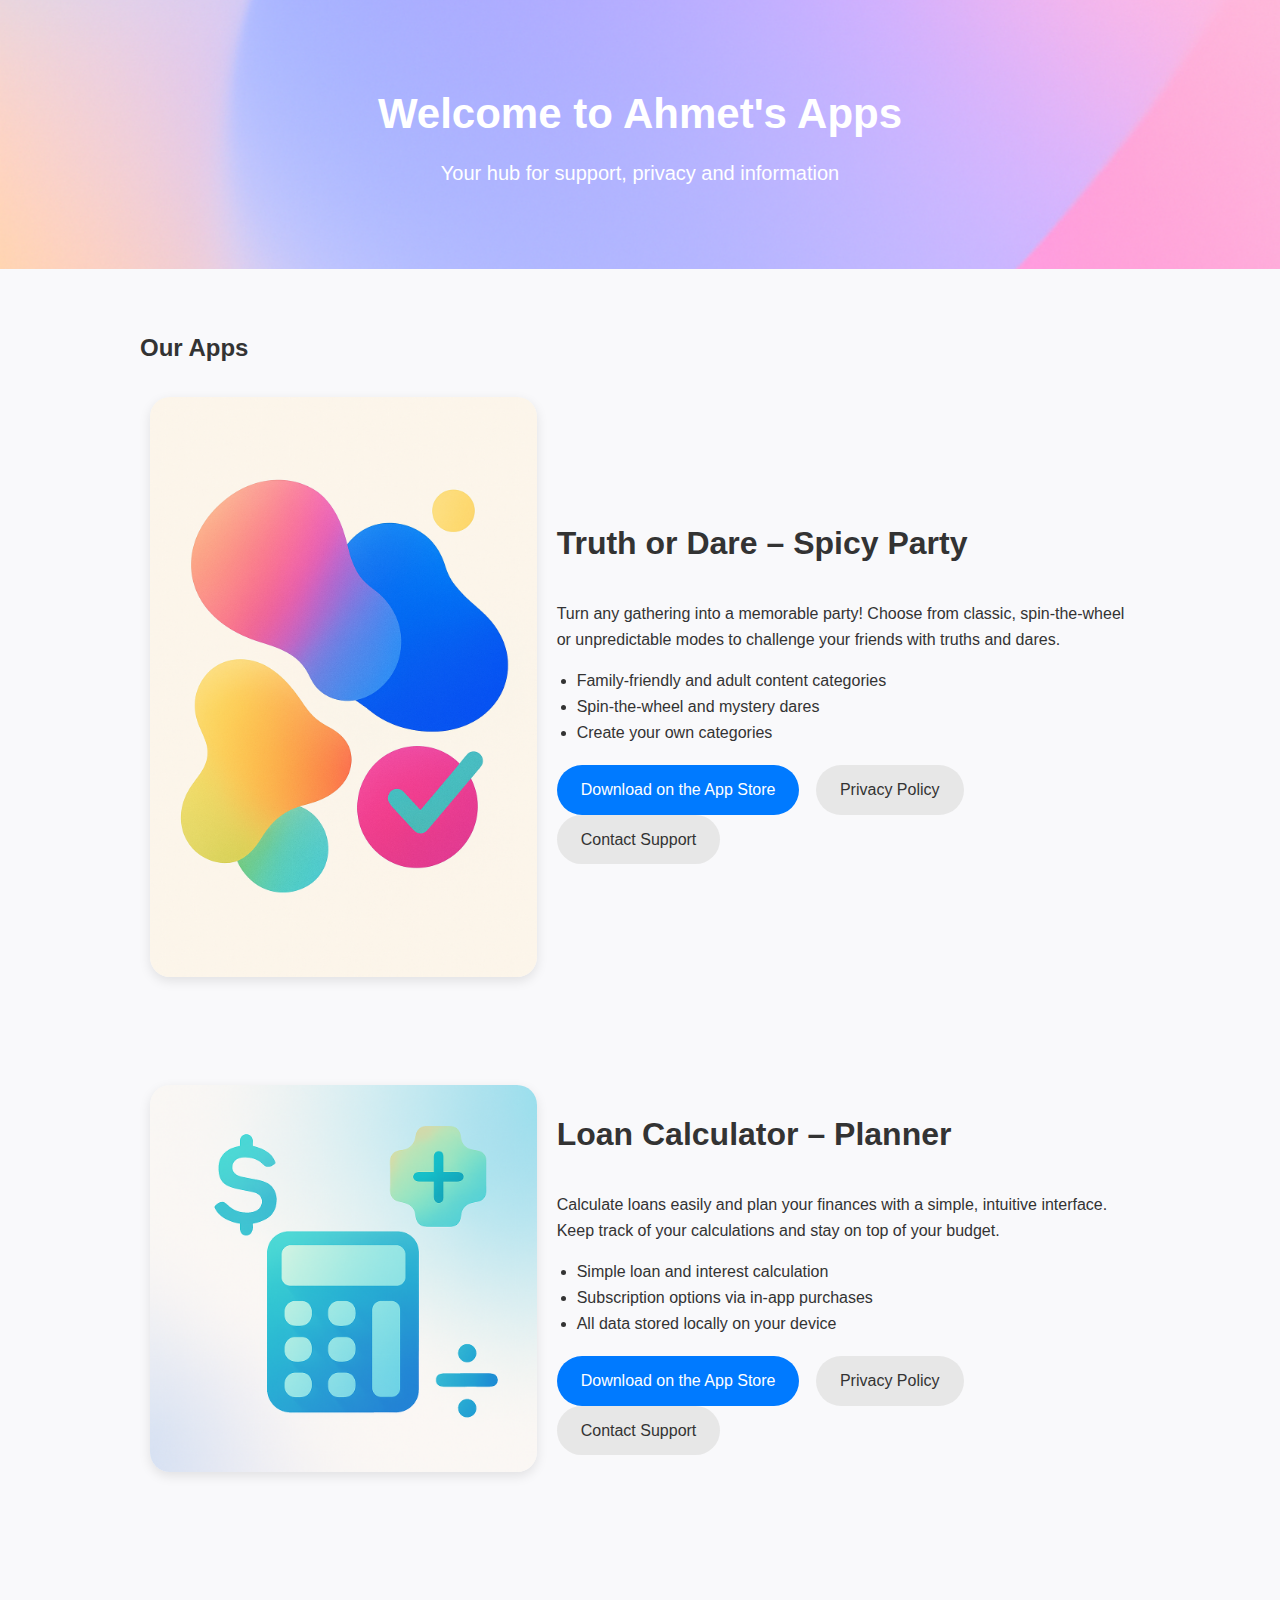
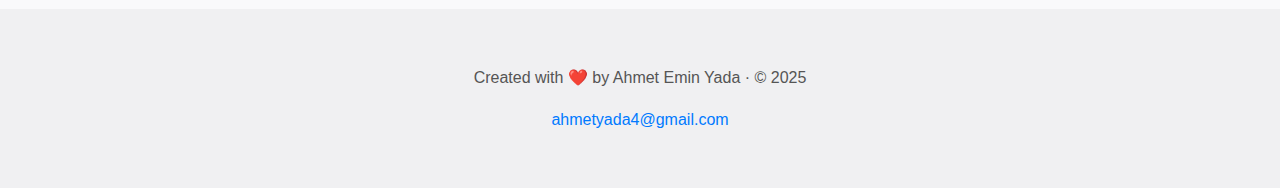
<file: crovs.github.io/index.html>
<!DOCTYPE html>
<html lang="en">
<head>
  <meta charset="UTF-8" />
  <meta name="viewport" content="width=device-width, initial-scale=1.0"/>
  <title>Ahmet's Apps – Support &amp; Privacy</title>
  <link rel="stylesheet" href="style.css">
</head>
<body>
  <header class="hero">
    <h1>Welcome to Ahmet's Apps</h1>
    <p>Your hub for support, privacy and information</p>
  </header>
  <section>
    <h2>Our Apps</h2>
    <div class="app-section">
      <div class="app-image">
        <img src="images/truth-abstract.png" alt="Truth or Dare app illustration">
      </div>
      <div class="app-content">
        <h3>Truth or Dare – Spicy Party</h3>
        <p>Turn any gathering into a memorable party! Choose from classic, spin‑the‑wheel or unpredictable modes to challenge your friends with truths and dares.</p>
        <ul>
          <li>Family‑friendly and adult content categories</li>
          <li>Spin‑the‑wheel and mystery dares</li>
          <li>Create your own categories</li>
        </ul>
        <div class="button-group">
          <!-- Replace # with App Store link when available -->
          <a href="#" class="button primary">Download on the App Store</a>
          <a href="truth_or_dare_privacy.html" class="button secondary">Privacy Policy</a>
          <a href="mailto:ahmetyada4@gmail.com" class="button secondary">Contact Support</a>
        </div>
      </div>
    </div>
    <div class="app-section">
      <div class="app-image">
        <img src="images/loan-abstract.png" alt="Loan Calculator app illustration">
      </div>
      <div class="app-content">
        <h3>Loan Calculator – Planner</h3>
        <p>Calculate loans easily and plan your finances with a simple, intuitive interface. Keep track of your calculations and stay on top of your budget.</p>
        <ul>
          <li>Simple loan and interest calculation</li>
          <li>Subscription options via in‑app purchases</li>
          <li>All data stored locally on your device</li>
        </ul>
        <div class="button-group">
          <a href="#" class="button primary">Download on the App Store</a>
          <a href="loan_calculator_privacy.html" class="button secondary">Privacy Policy</a>
          <a href="mailto:ahmetyada4@gmail.com" class="button secondary">Contact Support</a>
        </div>
      </div>
    </div>
  </section>
  <footer>
    <p>Created with ❤️ by Ahmet Emin Yada · © 2025</p>
    <p><a href="mailto:ahmetyada4@gmail.com">ahmetyada4@gmail.com</a></p>
  </footer>
</body>
</html>
</file>
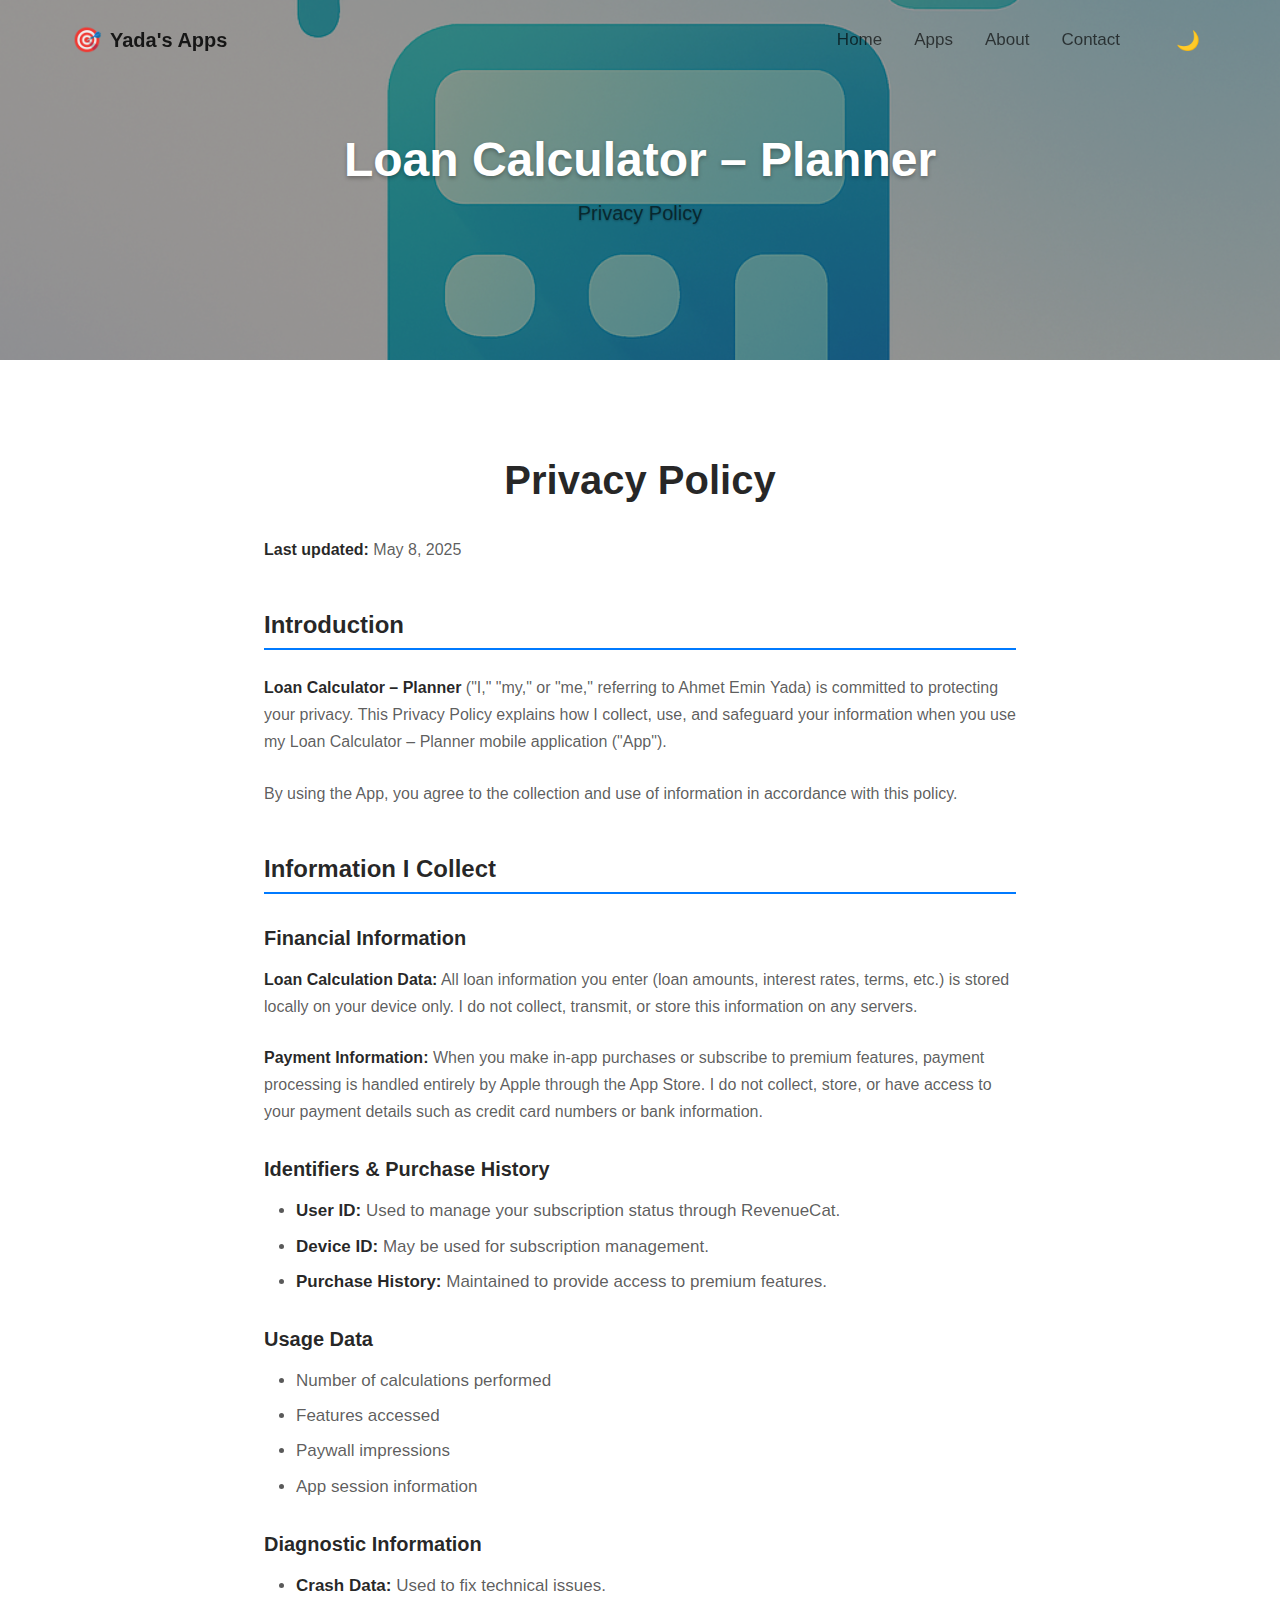
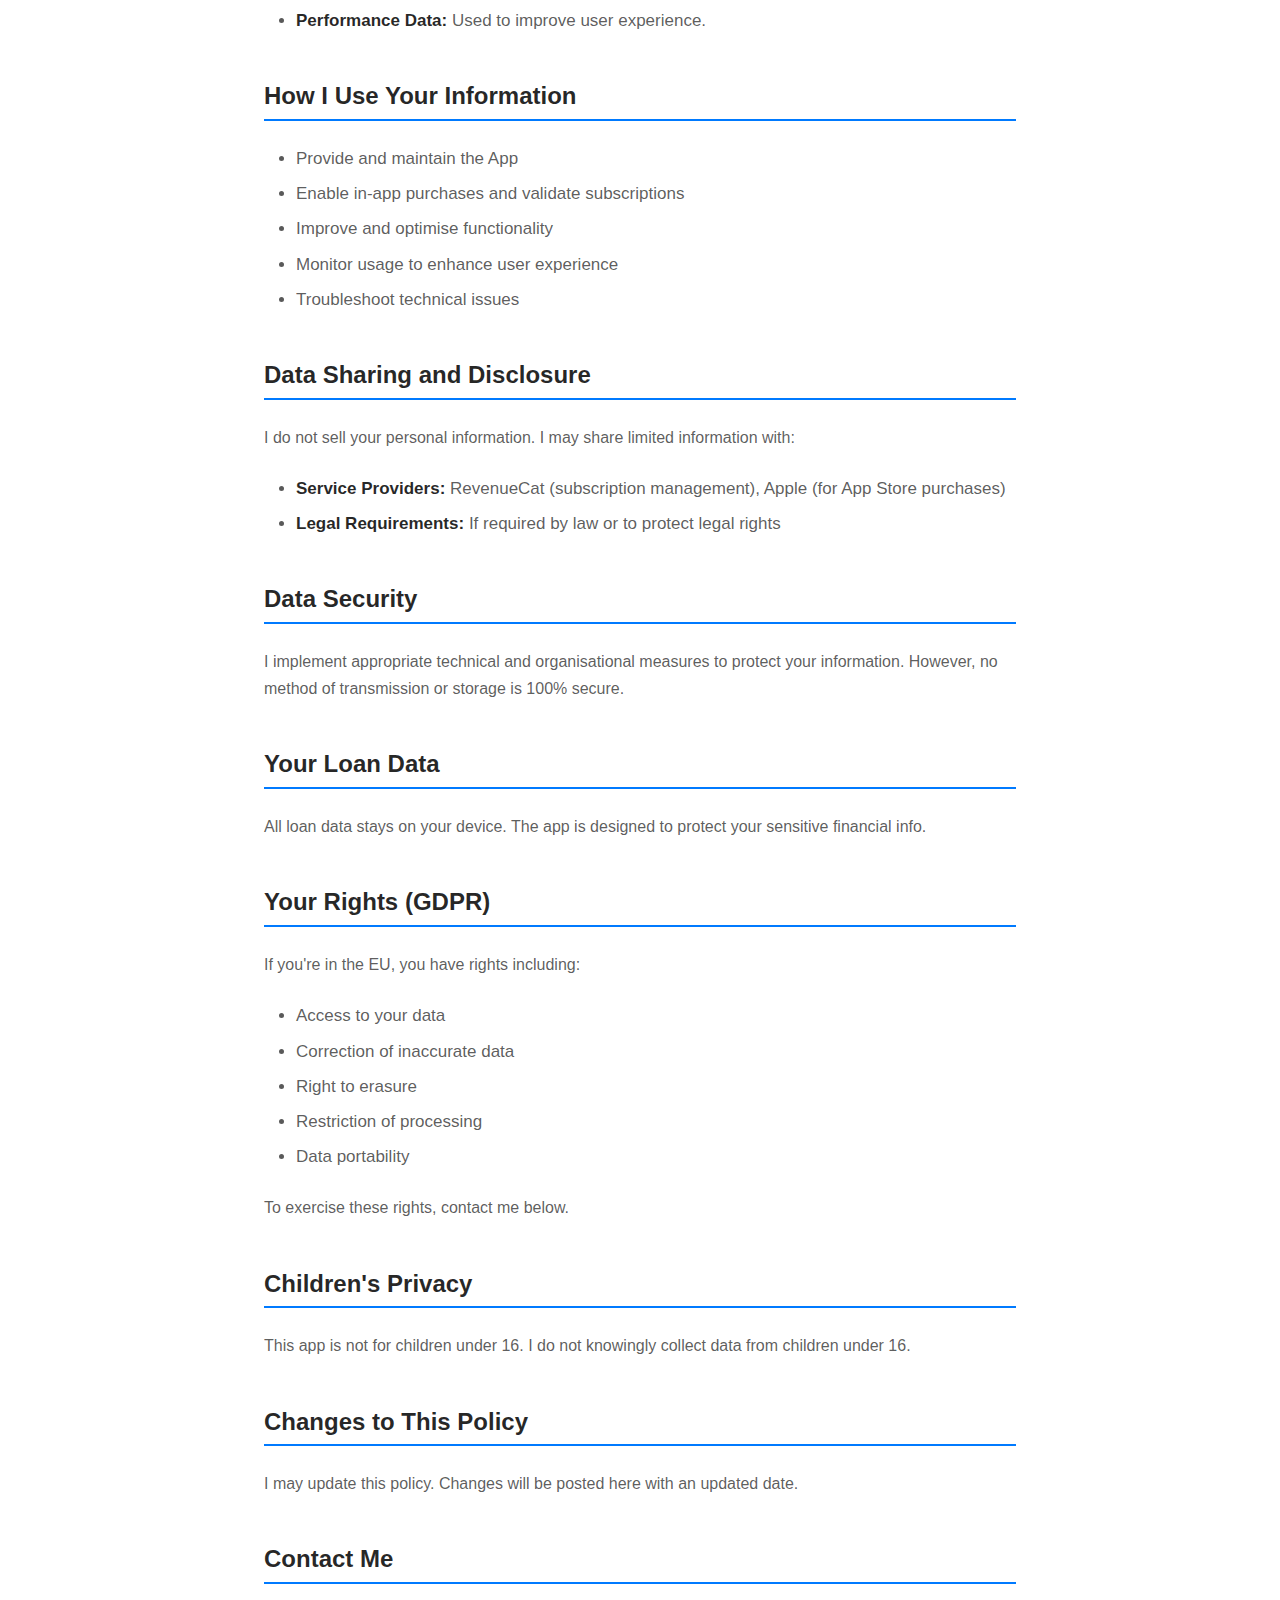
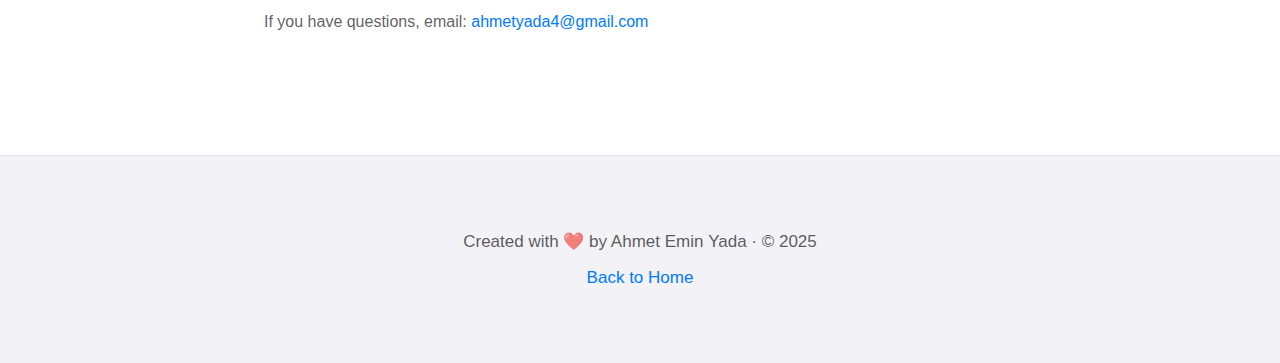
<file: loan_calculator_privacy.html>
<!DOCTYPE html>
<html lang="en">
<head>
  <meta charset="UTF-8" />
  <meta name="viewport" content="width=device-width, initial-scale=1.0"/>
  <title>Loan Calculator – Planner Privacy Policy</title>
  <link rel="stylesheet" href="style.css">
</head>
<body>
  <!-- Navigation -->
  <nav class="nav-bar" data-nav>
    <div class="nav-container">
      <div class="logo">
        <span class="logo-icon">🎯</span>
        <span class="logo-text">Yada's Apps</span>
      </div>
      <div class="nav-links">
        <a href="index.html" class="nav-link">Home</a>
        <a href="index.html#apps" class="nav-link">Apps</a>
        <a href="index.html#about" class="nav-link">About</a>
        <a href="mailto:ahmetyada4@gmail.com" class="nav-link">Contact</a>
        <button class="theme-toggle" aria-label="Toggle dark mode" data-theme-toggle>
          <span class="theme-icon">🌙</span>
        </button>
      </div>
    </div>
  </nav>

  <header class="hero-sm" style="background-image: url('images/loan-abstract.png');">
    <h1>Loan Calculator – Planner</h1>
    <p>Privacy Policy</p>
  </header>
  <main class="privacy">
    <h2>Privacy Policy</h2>
    <p><strong>Last updated:</strong> May&nbsp;8,&nbsp;2025</p>

    <h3>Introduction</h3>
    <p><strong>Loan Calculator – Planner</strong> ("I," "my," or "me," referring to Ahmet&nbsp;Emin&nbsp;Yada) is committed to protecting your privacy. This Privacy Policy explains how I collect, use, and safeguard your information when you use my Loan Calculator – Planner mobile application ("App").</p>
    <p>By using the App, you agree to the collection and use of information in accordance with this policy.</p>

    <h3>Information I Collect</h3>
    <h4>Financial Information</h4>
    <p><strong>Loan Calculation Data:</strong> All loan information you enter (loan amounts, interest rates, terms, etc.) is stored locally on your device only. I do not collect, transmit, or store this information on any servers.</p>
    <p><strong>Payment Information:</strong> When you make in‑app purchases or subscribe to premium features, payment processing is handled entirely by Apple through the App Store. I do not collect, store, or have access to your payment details such as credit card numbers or bank information.</p>

    <h4>Identifiers &amp; Purchase History</h4>
    <ul>
      <li><strong>User&nbsp;ID:</strong> Used to manage your subscription status through RevenueCat.</li>
      <li><strong>Device&nbsp;ID:</strong> May be used for subscription management.</li>
      <li><strong>Purchase History:</strong> Maintained to provide access to premium features.</li>
    </ul>

    <h4>Usage Data</h4>
    <ul>
      <li>Number of calculations performed</li>
      <li>Features accessed</li>
      <li>Paywall impressions</li>
      <li>App session information</li>
    </ul>

    <h4>Diagnostic Information</h4>
    <ul>
      <li><strong>Crash Data:</strong> Used to fix technical issues.</li>
      <li><strong>Performance Data:</strong> Used to improve user experience.</li>
    </ul>

    <h3>How I Use Your Information</h3>
    <ul>
      <li>Provide and maintain the App</li>
      <li>Enable in‑app purchases and validate subscriptions</li>
      <li>Improve and optimise functionality</li>
      <li>Monitor usage to enhance user experience</li>
      <li>Troubleshoot technical issues</li>
    </ul>

    <h3>Data Sharing and Disclosure</h3>
    <p>I do not sell your personal information. I may share limited information with:</p>
    <ul>
      <li><strong>Service Providers:</strong> RevenueCat (subscription management), Apple (for App Store purchases)</li>
      <li><strong>Legal Requirements:</strong> If required by law or to protect legal rights</li>
    </ul>

    <h3>Data Security</h3>
    <p>I implement appropriate technical and organisational measures to protect your information. However, no method of transmission or storage is 100% secure.</p>

    <h3>Your Loan Data</h3>
    <p>All loan data stays on your device. The app is designed to protect your sensitive financial info.</p>

    <h3>Your Rights (GDPR)</h3>
    <p>If you're in the EU, you have rights including:</p>
    <ul>
      <li>Access to your data</li>
      <li>Correction of inaccurate data</li>
      <li>Right to erasure</li>
      <li>Restriction of processing</li>
      <li>Data portability</li>
    </ul>
    <p>To exercise these rights, contact me below.</p>

    <h3>Children's Privacy</h3>
    <p>This app is not for children under&nbsp;16. I do not knowingly collect data from children under&nbsp;16.</p>

    <h3>Changes to This Policy</h3>
    <p>I may update this policy. Changes will be posted here with an updated date.</p>

    <h3>Contact Me</h3>
    <p>If you have questions, email: <a href="mailto:ahmetyada4@gmail.com">ahmetyada4@gmail.com</a></p>
  </main>
  <footer>
    <p>Created with ❤️ by Ahmet&nbsp;Emin&nbsp;Yada · ©&nbsp;2025</p>
    <p><a href="index.html">Back to Home</a></p>
  </footer>

  <!-- Scripts -->
  <script src="script.js"></script>
</body>
</html>
</file>
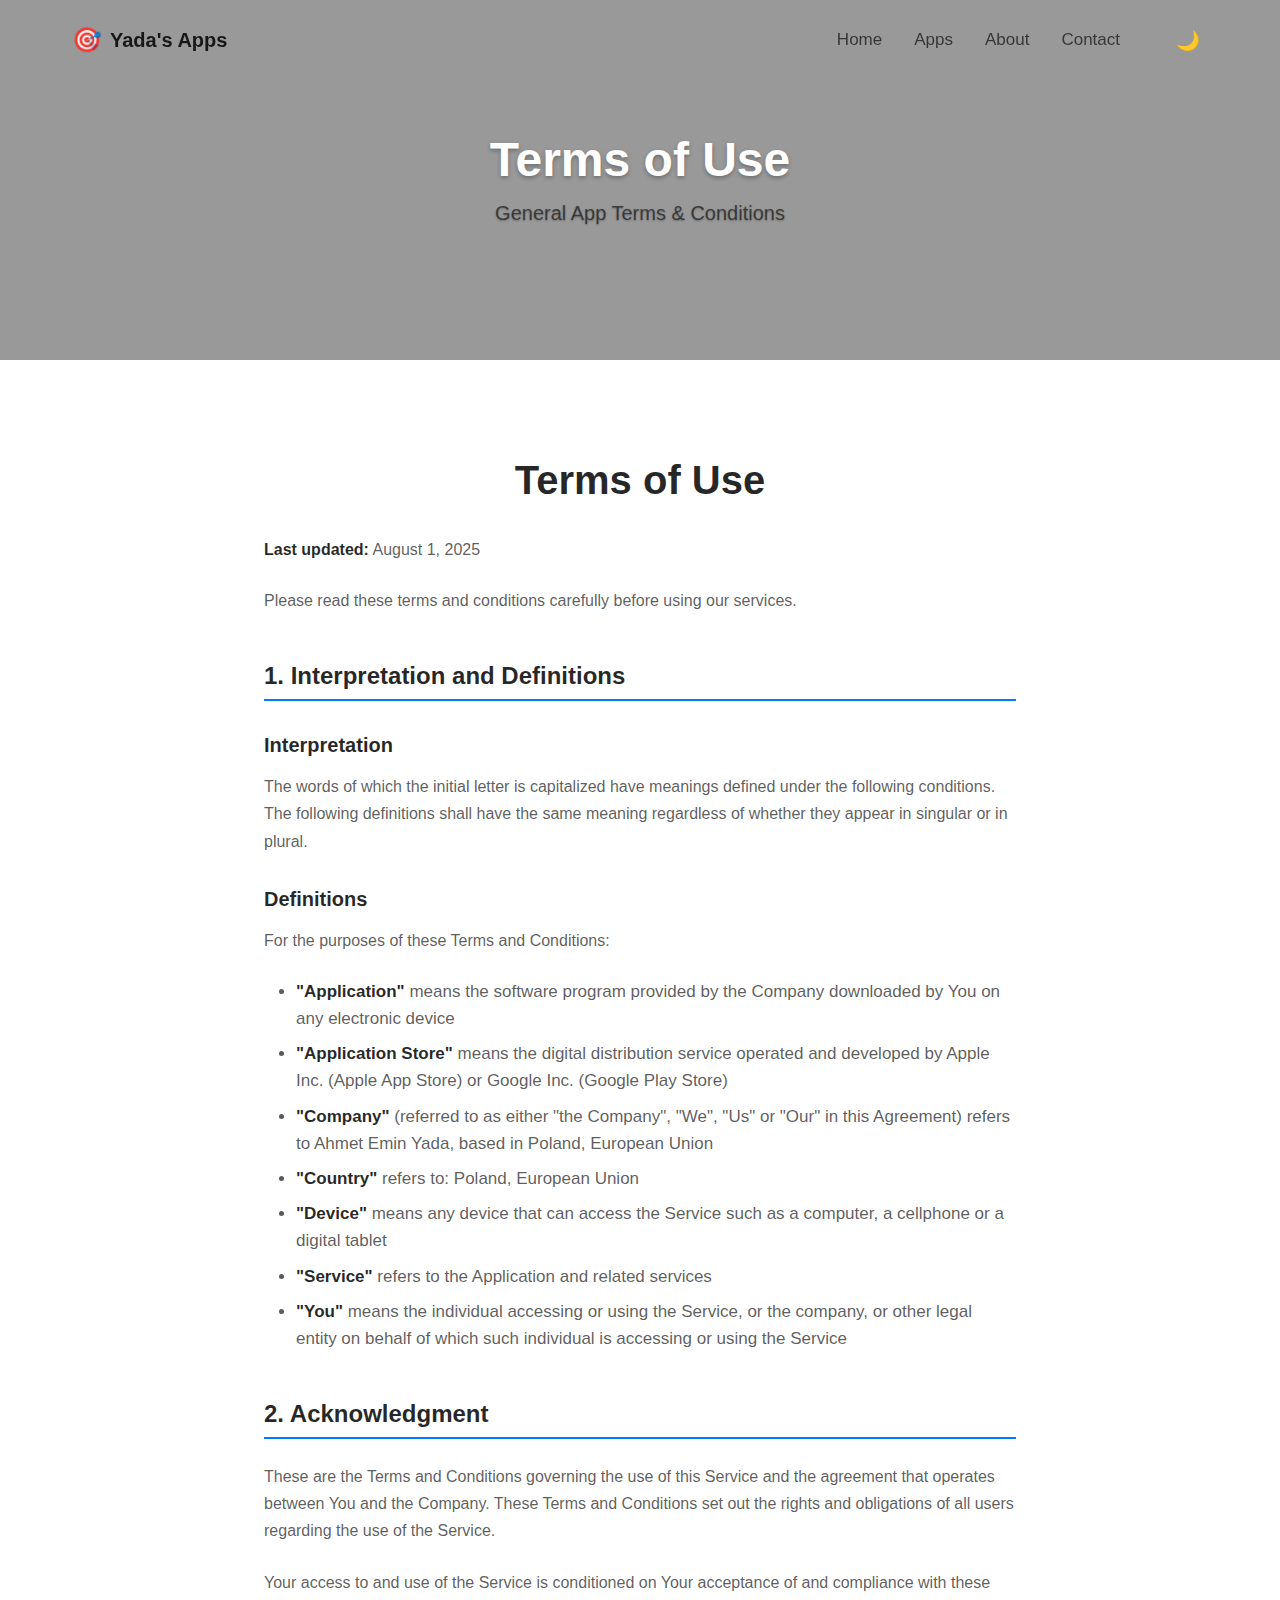
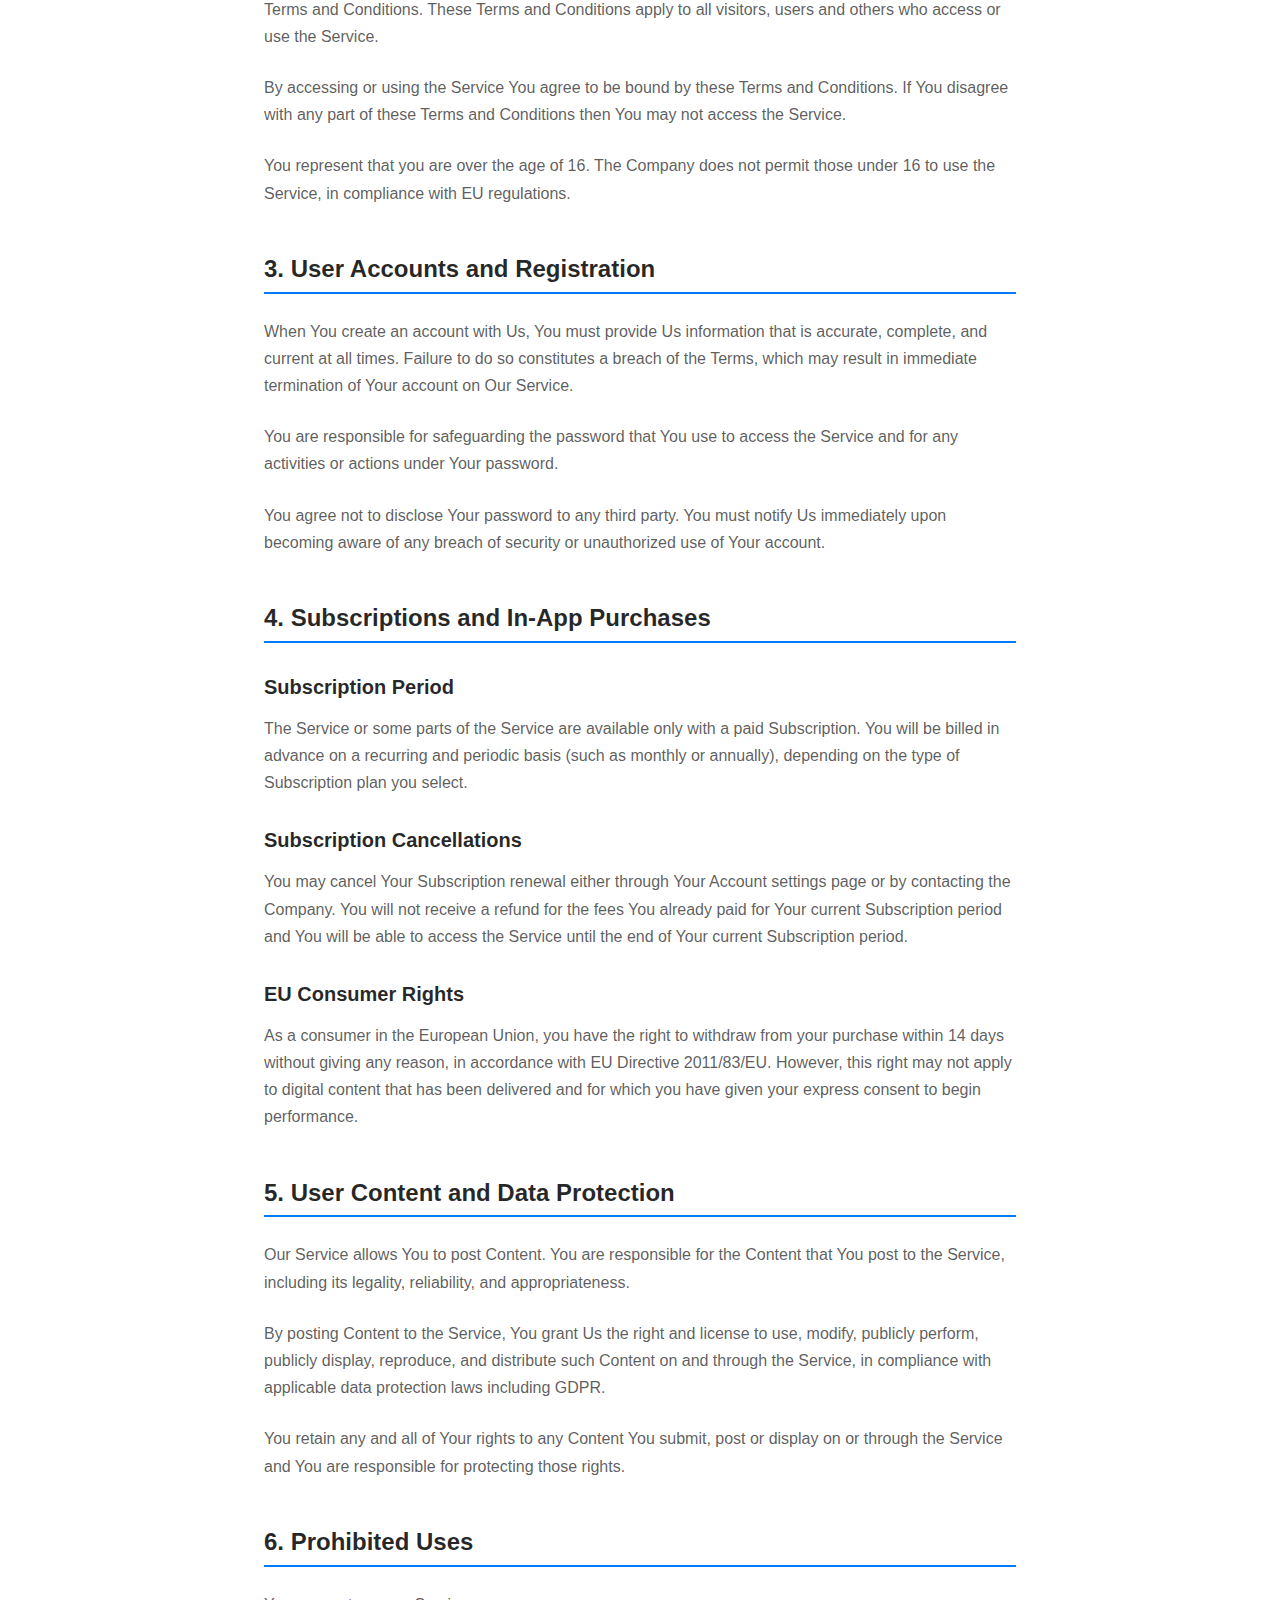
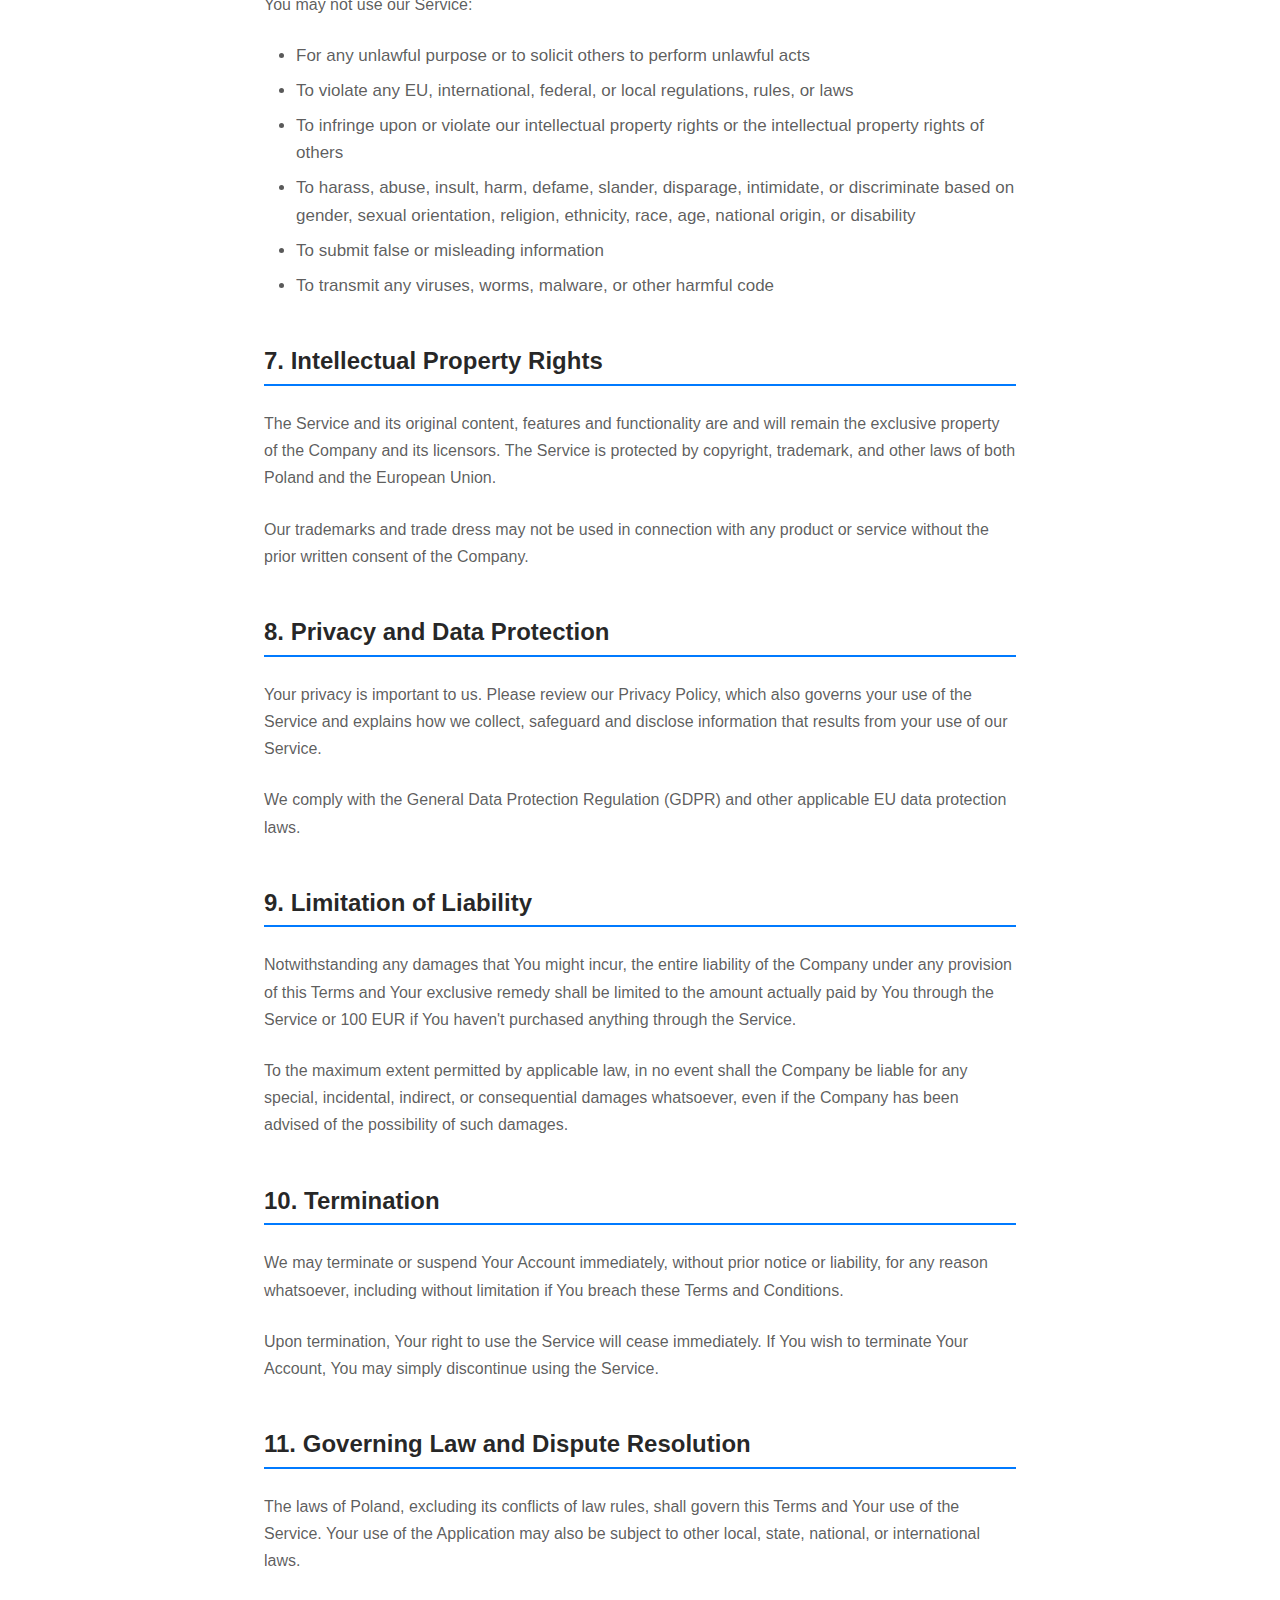
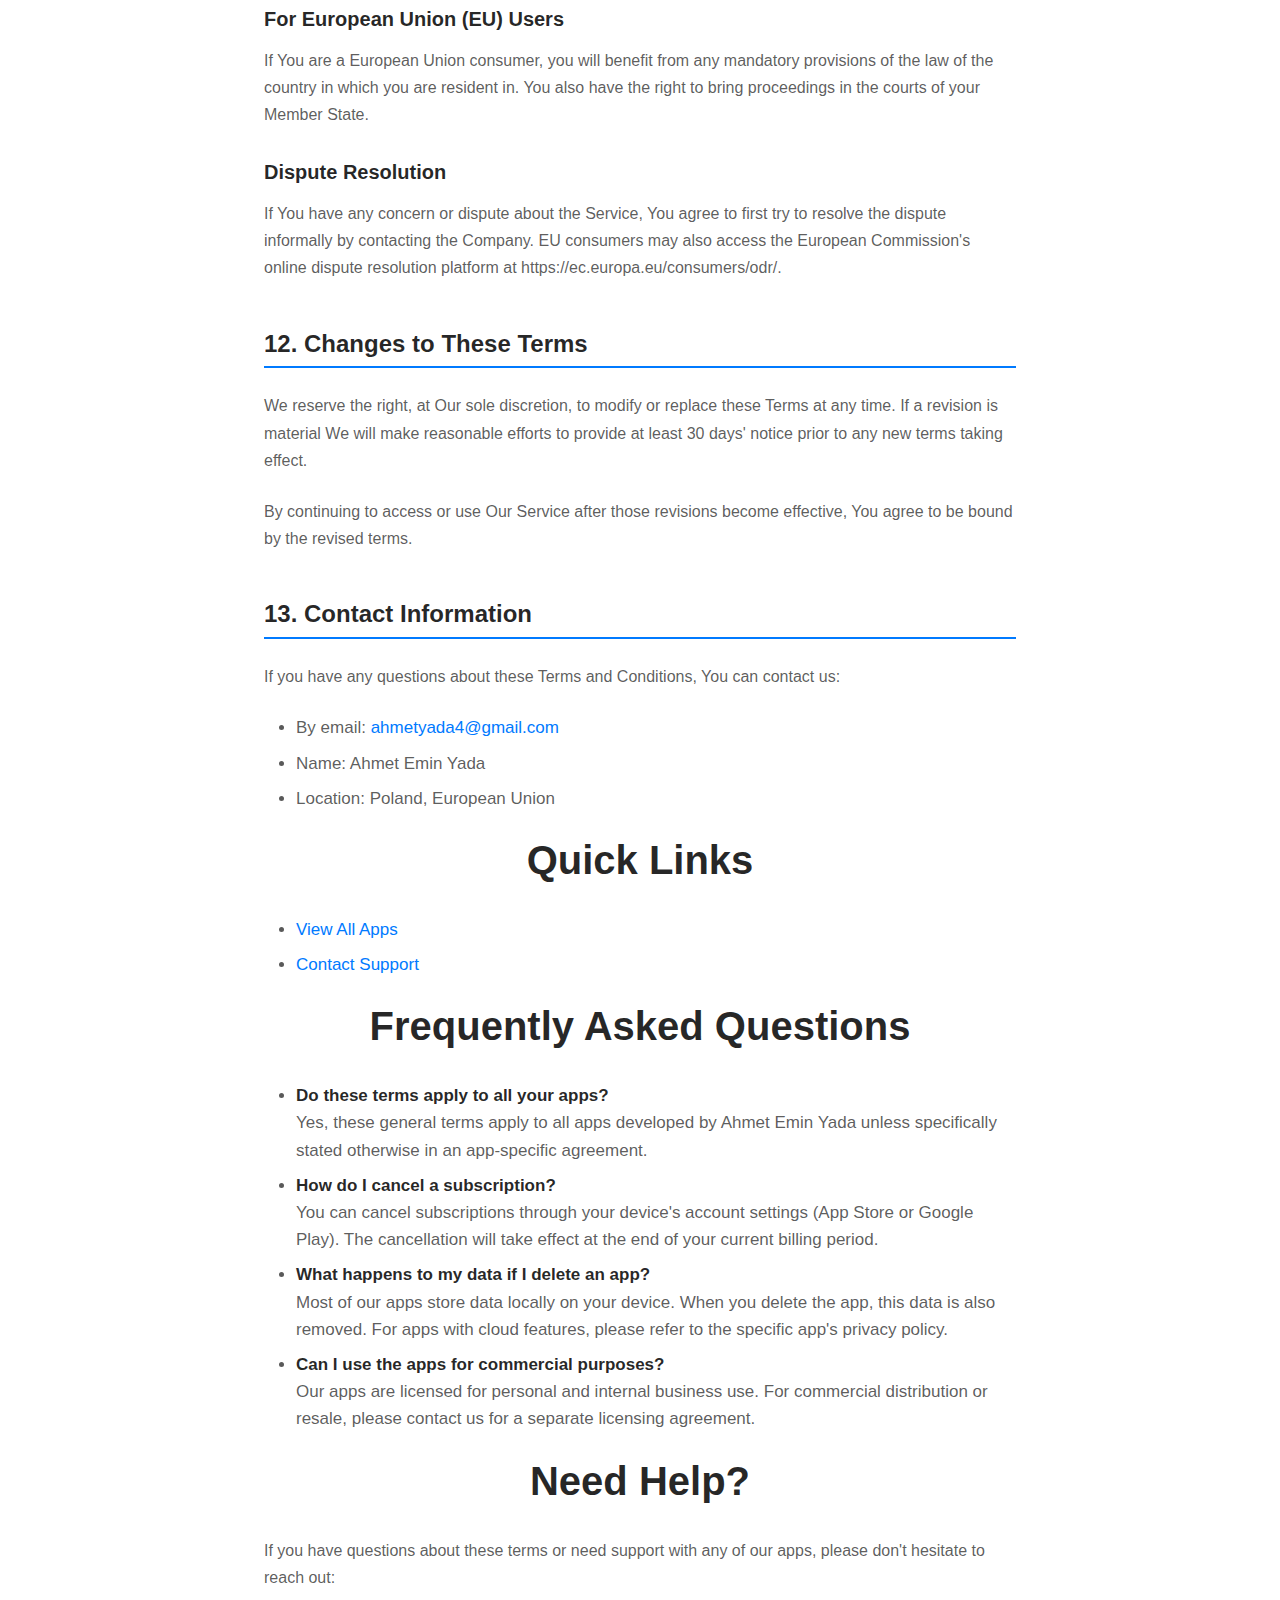
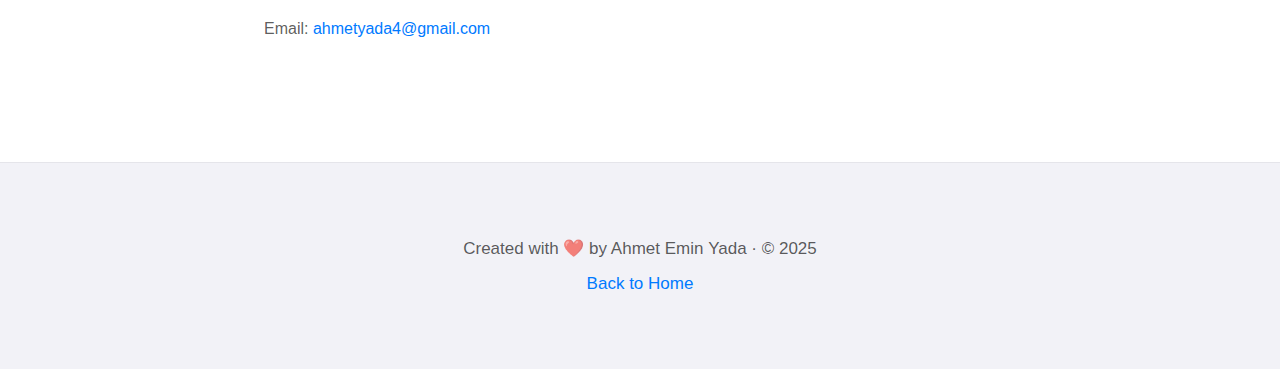
<file: terms_of_use.html>
<!DOCTYPE html>
<html lang="en">
<head>
  <meta charset="UTF-8" />
  <meta name="viewport" content="width=device-width, initial-scale=1.0"/>
  <title>Terms of Use | Yada's Apps</title>
  <link rel="stylesheet" href="style.css">
</head>
<body>
  <!-- Navigation -->
  <nav class="nav-bar" data-nav>
    <div class="nav-container">
      <div class="logo">
        <span class="logo-icon">🎯</span>
        <span class="logo-text">Yada's Apps</span>
      </div>
      <div class="nav-links">
        <a href="index.html" class="nav-link">Home</a>
        <a href="index.html#apps" class="nav-link">Apps</a>
        <a href="index.html#about" class="nav-link">About</a>
        <a href="mailto:ahmetyada4@gmail.com" class="nav-link">Contact</a>
        <button class="theme-toggle" aria-label="Toggle dark mode" data-theme-toggle>
          <span class="theme-icon">🌙</span>
        </button>
      </div>
    </div>
  </nav>

  <header class="hero-sm">
    <h1>Terms of Use</h1>
    <p>General App Terms & Conditions</p>
  </header>
  <main class="privacy">
    <h2>Terms of Use</h2>
    <p><strong>Last updated:</strong> August&nbsp;1,&nbsp;2025</p>

    <p>Please read these terms and conditions carefully before using our services.</p>

    <h3>1. Interpretation and Definitions</h3>
    
    <h4>Interpretation</h4>
    <p>The words of which the initial letter is capitalized have meanings defined under the following conditions. The following definitions shall have the same meaning regardless of whether they appear in singular or in plural.</p>
    
    <h4>Definitions</h4>
    <p>For the purposes of these Terms and Conditions:</p>
    <ul>
        <li><strong>"Application"</strong> means the software program provided by the Company downloaded by You on any electronic device</li>
        <li><strong>"Application Store"</strong> means the digital distribution service operated and developed by Apple Inc. (Apple App Store) or Google Inc. (Google Play Store)</li>
        <li><strong>"Company"</strong> (referred to as either "the Company", "We", "Us" or "Our" in this Agreement) refers to Ahmet Emin Yada, based in Poland, European Union</li>
        <li><strong>"Country"</strong> refers to: Poland, European Union</li>
        <li><strong>"Device"</strong> means any device that can access the Service such as a computer, a cellphone or a digital tablet</li>
        <li><strong>"Service"</strong> refers to the Application and related services</li>
        <li><strong>"You"</strong> means the individual accessing or using the Service, or the company, or other legal entity on behalf of which such individual is accessing or using the Service</li>
    </ul>

    <h3>2. Acknowledgment</h3>
    <p>These are the Terms and Conditions governing the use of this Service and the agreement that operates between You and the Company. These Terms and Conditions set out the rights and obligations of all users regarding the use of the Service.</p>
    <p>Your access to and use of the Service is conditioned on Your acceptance of and compliance with these Terms and Conditions. These Terms and Conditions apply to all visitors, users and others who access or use the Service.</p>
    <p>By accessing or using the Service You agree to be bound by these Terms and Conditions. If You disagree with any part of these Terms and Conditions then You may not access the Service.</p>
    <p>You represent that you are over the age of 16. The Company does not permit those under 16 to use the Service, in compliance with EU regulations.</p>

    <h3>3. User Accounts and Registration</h3>
    <p>When You create an account with Us, You must provide Us information that is accurate, complete, and current at all times. Failure to do so constitutes a breach of the Terms, which may result in immediate termination of Your account on Our Service.</p>
    <p>You are responsible for safeguarding the password that You use to access the Service and for any activities or actions under Your password.</p>
    <p>You agree not to disclose Your password to any third party. You must notify Us immediately upon becoming aware of any breach of security or unauthorized use of Your account.</p>

    <h3>4. Subscriptions and In-App Purchases</h3>
    
    <h4>Subscription Period</h4>
    <p>The Service or some parts of the Service are available only with a paid Subscription. You will be billed in advance on a recurring and periodic basis (such as monthly or annually), depending on the type of Subscription plan you select.</p>
    
    <h4>Subscription Cancellations</h4>
    <p>You may cancel Your Subscription renewal either through Your Account settings page or by contacting the Company. You will not receive a refund for the fees You already paid for Your current Subscription period and You will be able to access the Service until the end of Your current Subscription period.</p>
    
    <h4>EU Consumer Rights</h4>
    <p>As a consumer in the European Union, you have the right to withdraw from your purchase within 14 days without giving any reason, in accordance with EU Directive 2011/83/EU. However, this right may not apply to digital content that has been delivered and for which you have given your express consent to begin performance.</p>

    <h3>5. User Content and Data Protection</h3>
    <p>Our Service allows You to post Content. You are responsible for the Content that You post to the Service, including its legality, reliability, and appropriateness.</p>
    <p>By posting Content to the Service, You grant Us the right and license to use, modify, publicly perform, publicly display, reproduce, and distribute such Content on and through the Service, in compliance with applicable data protection laws including GDPR.</p>
    <p>You retain any and all of Your rights to any Content You submit, post or display on or through the Service and You are responsible for protecting those rights.</p>

    <h3>6. Prohibited Uses</h3>
    <p>You may not use our Service:</p>
    <ul>
        <li>For any unlawful purpose or to solicit others to perform unlawful acts</li>
        <li>To violate any EU, international, federal, or local regulations, rules, or laws</li>
        <li>To infringe upon or violate our intellectual property rights or the intellectual property rights of others</li>
        <li>To harass, abuse, insult, harm, defame, slander, disparage, intimidate, or discriminate based on gender, sexual orientation, religion, ethnicity, race, age, national origin, or disability</li>
        <li>To submit false or misleading information</li>
        <li>To transmit any viruses, worms, malware, or other harmful code</li>
    </ul>

    <h3>7. Intellectual Property Rights</h3>
    <p>The Service and its original content, features and functionality are and will remain the exclusive property of the Company and its licensors. The Service is protected by copyright, trademark, and other laws of both Poland and the European Union.</p>
    <p>Our trademarks and trade dress may not be used in connection with any product or service without the prior written consent of the Company.</p>

    <h3>8. Privacy and Data Protection</h3>
    <p>Your privacy is important to us. Please review our Privacy Policy, which also governs your use of the Service and explains how we collect, safeguard and disclose information that results from your use of our Service.</p>
    <p>We comply with the General Data Protection Regulation (GDPR) and other applicable EU data protection laws.</p>

    <h3>9. Limitation of Liability</h3>
    <p>Notwithstanding any damages that You might incur, the entire liability of the Company under any provision of this Terms and Your exclusive remedy shall be limited to the amount actually paid by You through the Service or 100 EUR if You haven't purchased anything through the Service.</p>
    <p>To the maximum extent permitted by applicable law, in no event shall the Company be liable for any special, incidental, indirect, or consequential damages whatsoever, even if the Company has been advised of the possibility of such damages.</p>

    <h3>10. Termination</h3>
    <p>We may terminate or suspend Your Account immediately, without prior notice or liability, for any reason whatsoever, including without limitation if You breach these Terms and Conditions.</p>
    <p>Upon termination, Your right to use the Service will cease immediately. If You wish to terminate Your Account, You may simply discontinue using the Service.</p>

    <h3>11. Governing Law and Dispute Resolution</h3>
    <p>The laws of Poland, excluding its conflicts of law rules, shall govern this Terms and Your use of the Service. Your use of the Application may also be subject to other local, state, national, or international laws.</p>
    
    <h4>For European Union (EU) Users</h4>
    <p>If You are a European Union consumer, you will benefit from any mandatory provisions of the law of the country in which you are resident in. You also have the right to bring proceedings in the courts of your Member State.</p>
    
    <h4>Dispute Resolution</h4>
    <p>If You have any concern or dispute about the Service, You agree to first try to resolve the dispute informally by contacting the Company. EU consumers may also access the European Commission's online dispute resolution platform at https://ec.europa.eu/consumers/odr/.</p>

    <h3>12. Changes to These Terms</h3>
    <p>We reserve the right, at Our sole discretion, to modify or replace these Terms at any time. If a revision is material We will make reasonable efforts to provide at least 30 days' notice prior to any new terms taking effect.</p>
    <p>By continuing to access or use Our Service after those revisions become effective, You agree to be bound by the revised terms.</p>

    <h3>13. Contact Information</h3>
    <p>If you have any questions about these Terms and Conditions, You can contact us:</p>
    <ul>
        <li>By email: <a href="mailto:ahmetyada4@gmail.com">ahmetyada4@gmail.com</a></li>
        <li>Name: Ahmet Emin Yada</li>
        <li>Location: Poland, European Union</li>
    </ul>

    <h2>Quick Links</h2>
    <ul>
      <li><a href="index.html#apps">View All Apps</a></li>
      <li><a href="mailto:ahmetyada4@gmail.com">Contact Support</a></li>
    </ul>

    <h2>Frequently Asked Questions</h2>
    <ul>
      <li><strong>Do these terms apply to all your apps?</strong><br>Yes, these general terms apply to all apps developed by Ahmet Emin Yada unless specifically stated otherwise in an app‑specific agreement.</li>
      <li><strong>How do I cancel a subscription?</strong><br>You can cancel subscriptions through your device's account settings (App Store or Google Play). The cancellation will take effect at the end of your current billing period.</li>
      <li><strong>What happens to my data if I delete an app?</strong><br>Most of our apps store data locally on your device. When you delete the app, this data is also removed. For apps with cloud features, please refer to the specific app's privacy policy.</li>
      <li><strong>Can I use the apps for commercial purposes?</strong><br>Our apps are licensed for personal and internal business use. For commercial distribution or resale, please contact us for a separate licensing agreement.</li>
    </ul>

    <h2>Need Help?</h2>
    <p>If you have questions about these terms or need support with any of our apps, please don't hesitate to reach out:</p>
    <p>Email: <a href="mailto:ahmetyada4@gmail.com">ahmetyada4@gmail.com</a></p>
  </main>
  <footer>
    <p>Created with ❤️ by Ahmet&nbsp;Emin&nbsp;Yada · ©&nbsp;2025</p>
    <p><a href="index.html">Back to Home</a></p>
  </footer>

  <!-- Scripts -->
  <script src="script.js"></script>
</body>
</html>
</file>
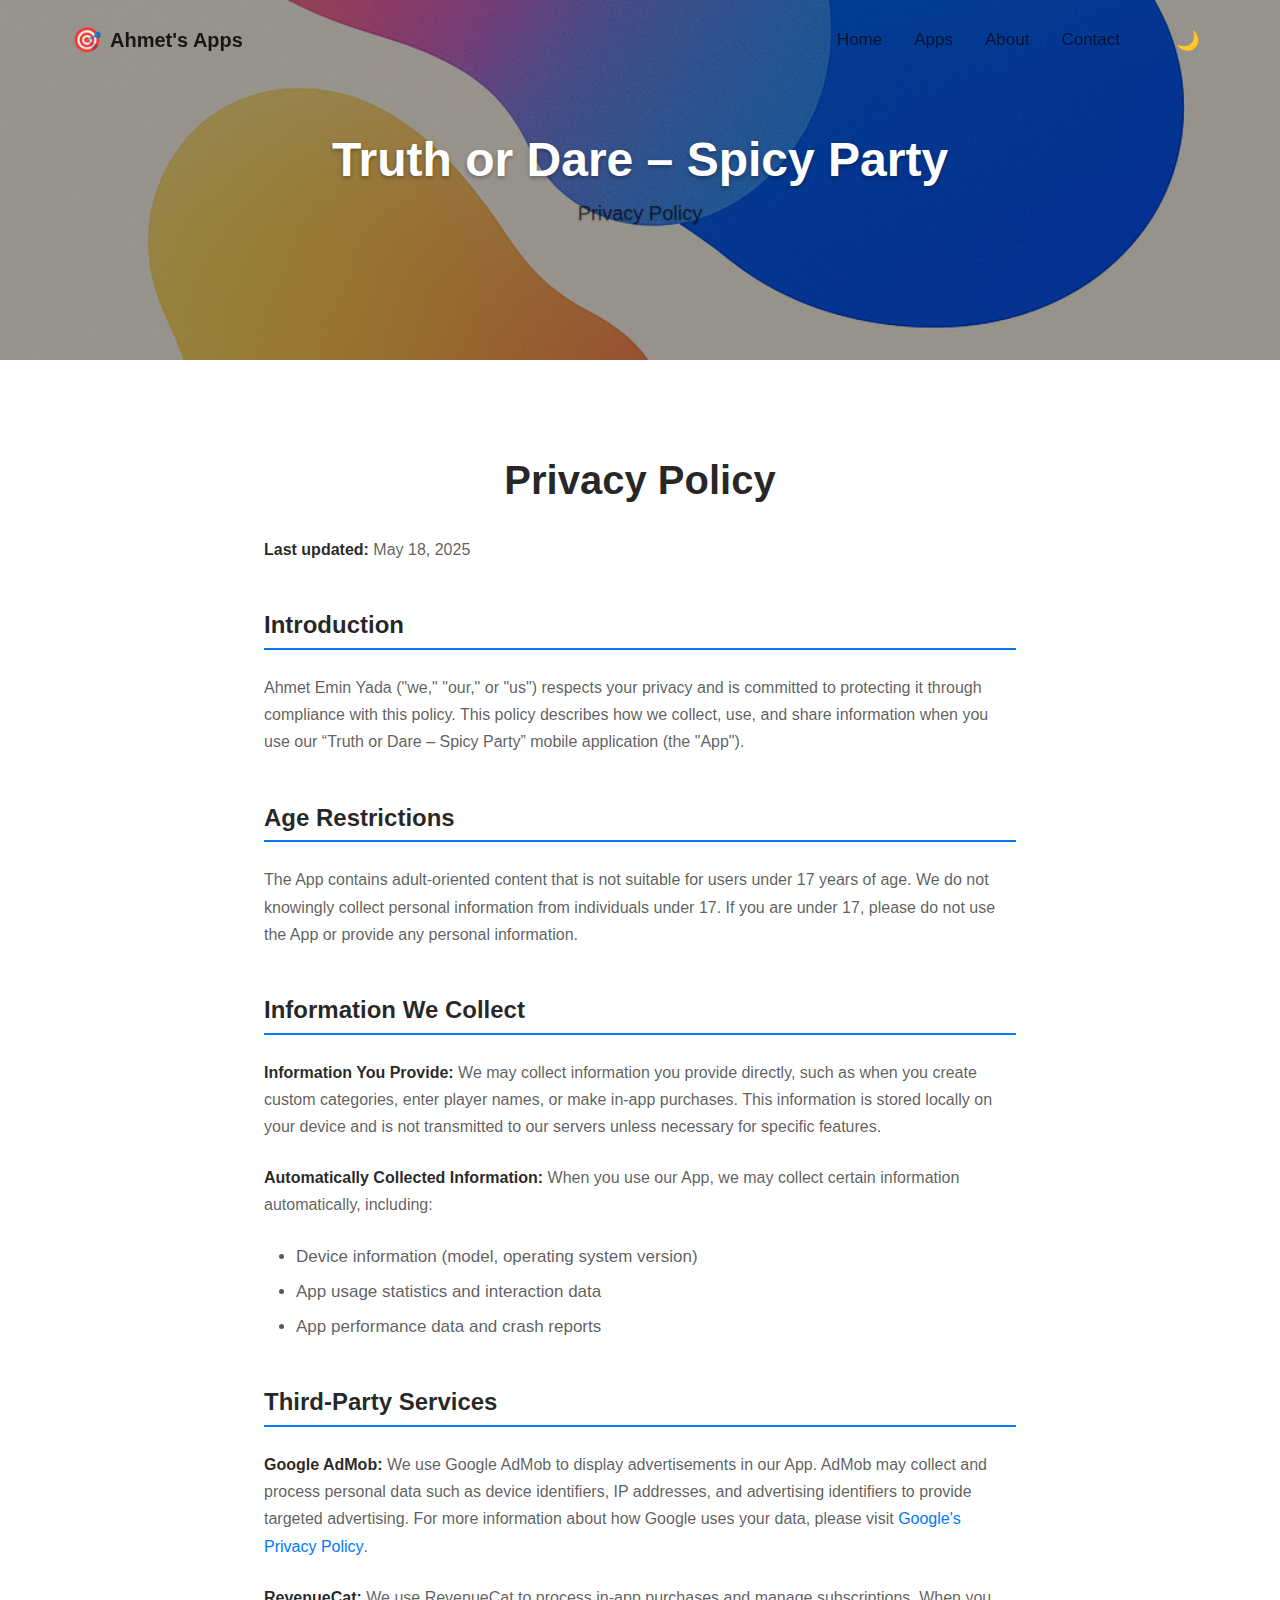
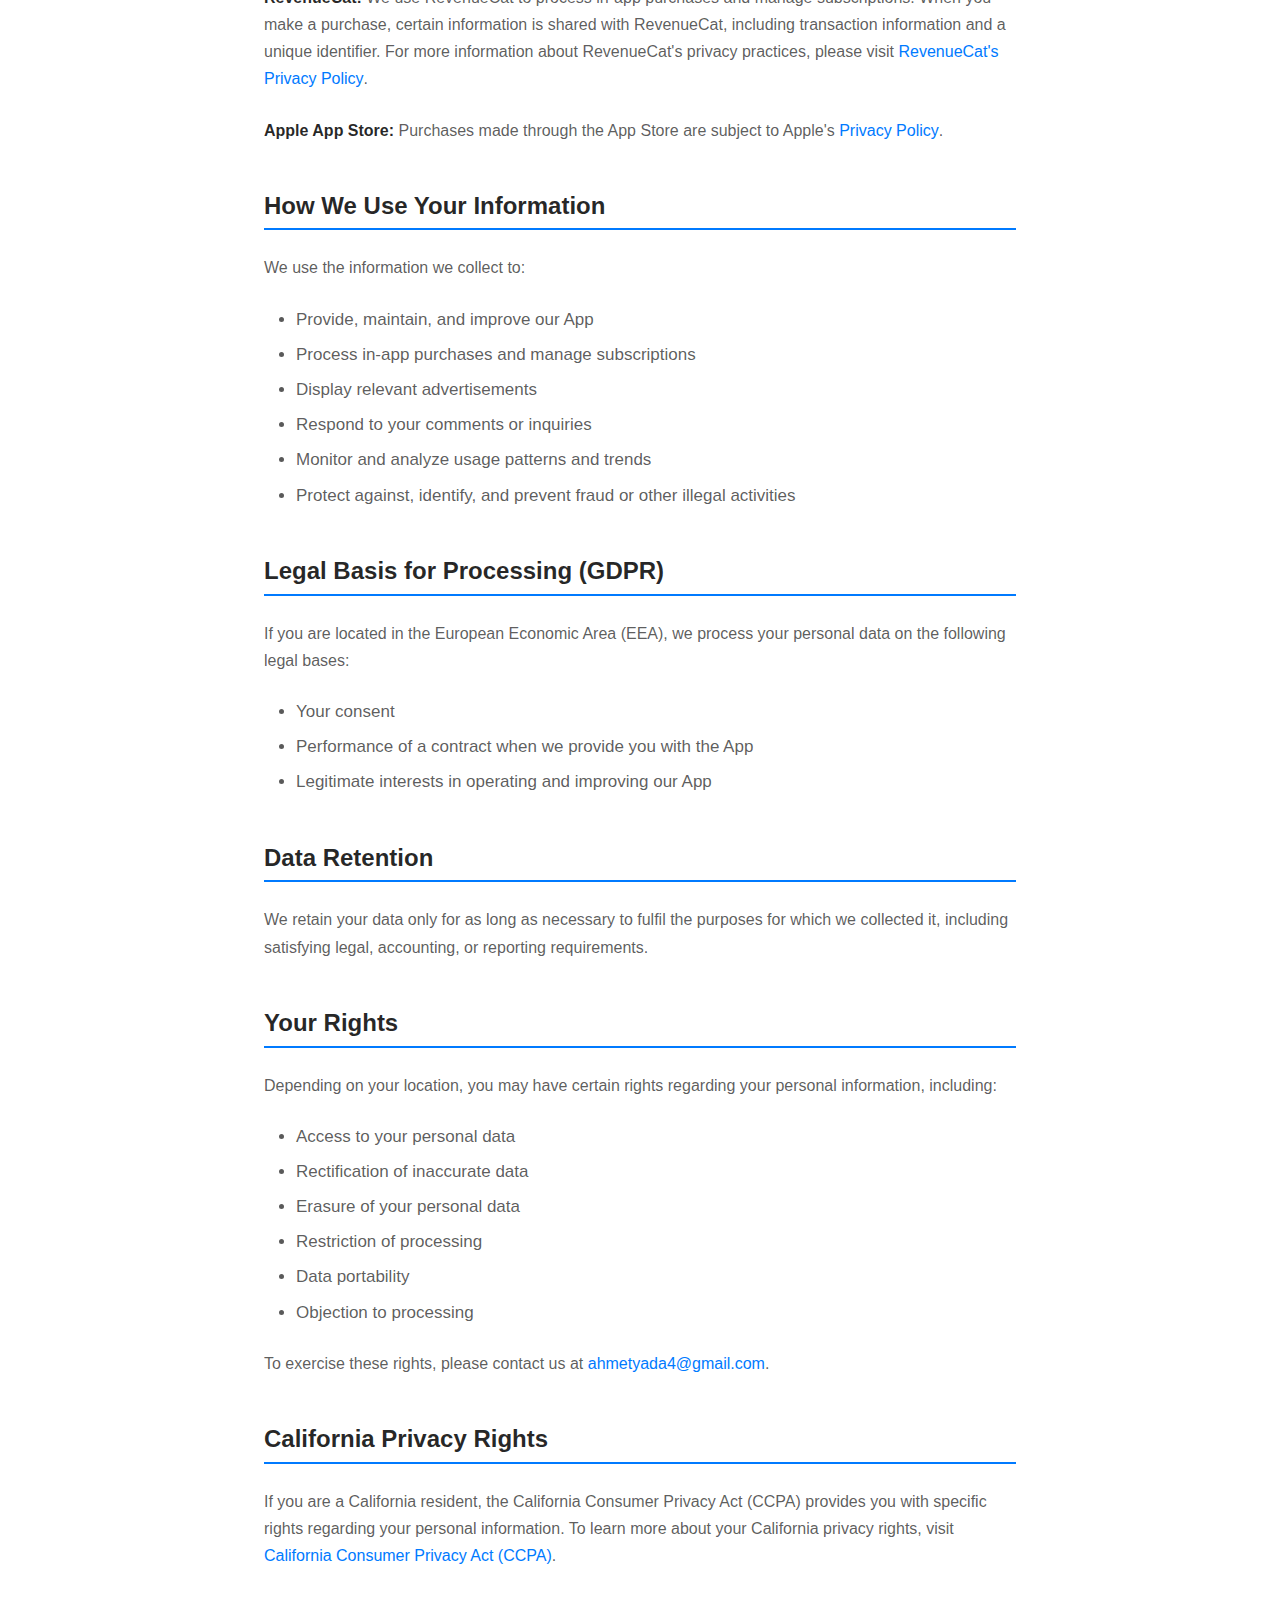
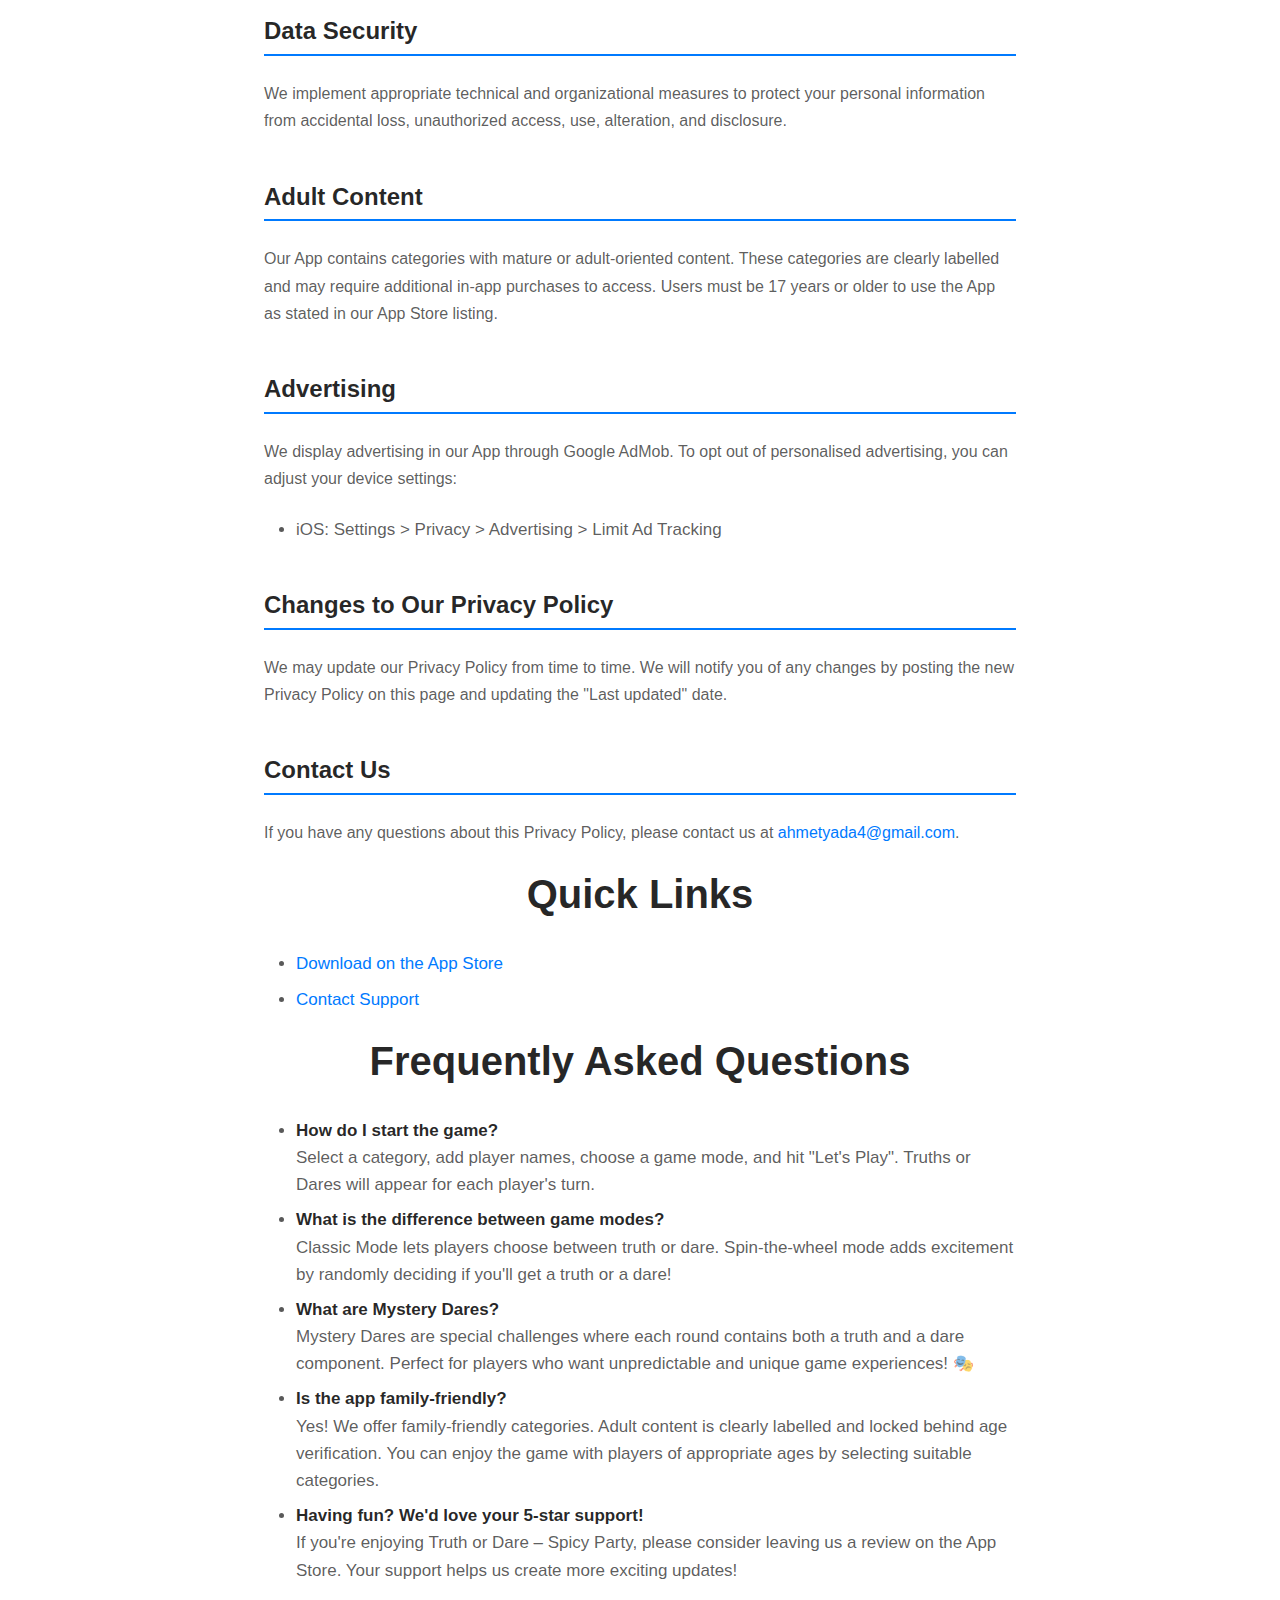
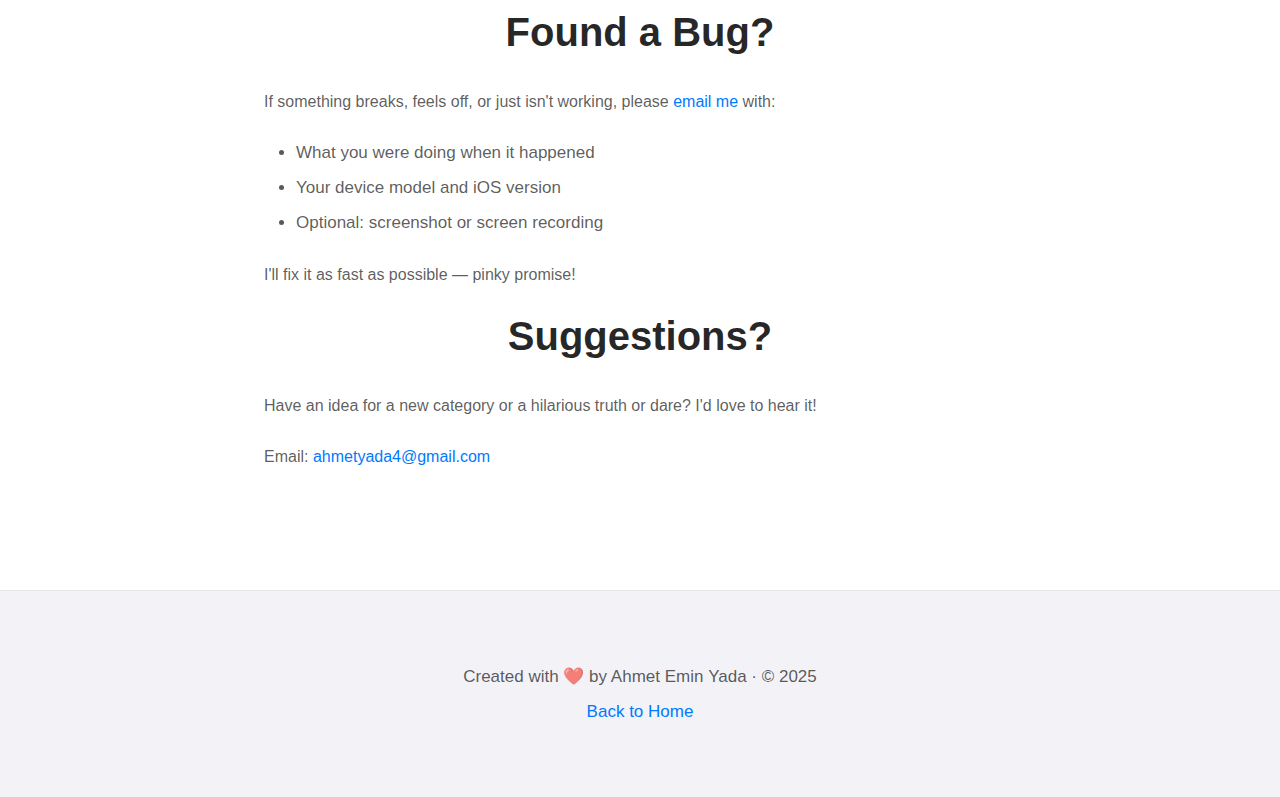
<file: truth_or_dare_privacy.html>
<!DOCTYPE html>
<html lang="en">
<head>
  <meta charset="UTF-8" />
  <meta name="viewport" content="width=device-width, initial-scale=1.0"/>
  <title>Truth or Dare – Spicy Party Privacy Policy</title>
  <link rel="stylesheet" href="style.css">
</head>
<body>
  <!-- Navigation -->
  <nav class="nav-bar" data-nav>
    <div class="nav-container">
      <div class="logo">
        <span class="logo-icon">🎯</span>
        <span class="logo-text">Ahmet's Apps</span>
      </div>
      <div class="nav-links">
        <a href="index.html" class="nav-link">Home</a>
        <a href="index.html#apps" class="nav-link">Apps</a>
        <a href="index.html#about" class="nav-link">About</a>
        <a href="mailto:ahmetyada4@gmail.com" class="nav-link">Contact</a>
        <button class="theme-toggle" aria-label="Toggle dark mode" data-theme-toggle>
          <span class="theme-icon">🌙</span>
        </button>
      </div>
    </div>
  </nav>

  <header class="hero-sm" style="background-image: url('images/truth-abstract.png');">
    <h1>Truth or Dare – Spicy Party</h1>
    <p>Privacy Policy</p>
  </header>
  <main class="privacy">
    <h2>Privacy Policy</h2>
    <p><strong>Last updated:</strong> May&nbsp;18,&nbsp;2025</p>

    <h3>Introduction</h3>
    <p>Ahmet&nbsp;Emin&nbsp;Yada ("we," "our," or "us") respects your privacy and is committed to protecting it through compliance with this policy. This policy describes how we collect, use, and share information when you use our “Truth or Dare – Spicy Party” mobile application (the "App").</p>

    <h3>Age Restrictions</h3>
    <p>The App contains adult‑oriented content that is not suitable for users under&nbsp;17&nbsp;years of age. We do not knowingly collect personal information from individuals under&nbsp;17. If you are under&nbsp;17, please do not use the App or provide any personal information.</p>

    <h3>Information We Collect</h3>
    <p><strong>Information You Provide:</strong> We may collect information you provide directly, such as when you create custom categories, enter player names, or make in‑app purchases. This information is stored locally on your device and is not transmitted to our servers unless necessary for specific features.</p>
    <p><strong>Automatically Collected Information:</strong> When you use our App, we may collect certain information automatically, including:</p>
    <ul>
      <li>Device information (model, operating system version)</li>
      <li>App usage statistics and interaction data</li>
      <li>App performance data and crash reports</li>
    </ul>

    <h3>Third‑Party Services</h3>
    <p><strong>Google AdMob:</strong> We use Google AdMob to display advertisements in our App. AdMob may collect and process personal data such as device identifiers, IP addresses, and advertising identifiers to provide targeted advertising. For more information about how Google uses your data, please visit <a href="https://policies.google.com/privacy" target="_blank" rel="noopener">Google's Privacy Policy</a>.</p>
    <p><strong>RevenueCat:</strong> We use RevenueCat to process in‑app purchases and manage subscriptions. When you make a purchase, certain information is shared with RevenueCat, including transaction information and a unique identifier. For more information about RevenueCat's privacy practices, please visit <a href="https://www.revenuecat.com/privacy" target="_blank" rel="noopener">RevenueCat's Privacy Policy</a>.</p>
    <p><strong>Apple App Store:</strong> Purchases made through the App Store are subject to Apple's <a href="https://www.apple.com/legal/privacy/en-ww/" target="_blank" rel="noopener">Privacy Policy</a>.</p>

    <h3>How We Use Your Information</h3>
    <p>We use the information we collect to:</p>
    <ul>
      <li>Provide, maintain, and improve our App</li>
      <li>Process in‑app purchases and manage subscriptions</li>
      <li>Display relevant advertisements</li>
      <li>Respond to your comments or inquiries</li>
      <li>Monitor and analyze usage patterns and trends</li>
      <li>Protect against, identify, and prevent fraud or other illegal activities</li>
    </ul>

    <h3>Legal Basis for Processing (GDPR)</h3>
    <p>If you are located in the European Economic Area (EEA), we process your personal data on the following legal bases:</p>
    <ul>
      <li>Your consent</li>
      <li>Performance of a contract when we provide you with the App</li>
      <li>Legitimate interests in operating and improving our App</li>
    </ul>

    <h3>Data Retention</h3>
    <p>We retain your data only for as long as necessary to fulfil the purposes for which we collected it, including satisfying legal, accounting, or reporting requirements.</p>

    <h3>Your Rights</h3>
    <p>Depending on your location, you may have certain rights regarding your personal information, including:</p>
    <ul>
      <li>Access to your personal data</li>
      <li>Rectification of inaccurate data</li>
      <li>Erasure of your personal data</li>
      <li>Restriction of processing</li>
      <li>Data portability</li>
      <li>Objection to processing</li>
    </ul>
    <p>To exercise these rights, please contact us at <a href="mailto:ahmetyada4@gmail.com">ahmetyada4@gmail.com</a>.</p>

    <h3>California Privacy Rights</h3>
    <p>If you are a California resident, the California Consumer Privacy Act (CCPA) provides you with specific rights regarding your personal information. To learn more about your California privacy rights, visit <a href="https://oag.ca.gov/privacy/ccpa" target="_blank" rel="noopener">California Consumer Privacy Act (CCPA)</a>.</p>

    <h3>Data Security</h3>
    <p>We implement appropriate technical and organizational measures to protect your personal information from accidental loss, unauthorized access, use, alteration, and disclosure.</p>

    <h3>Adult Content</h3>
    <p>Our App contains categories with mature or adult‑oriented content. These categories are clearly labelled and may require additional in‑app purchases to access. Users must be 17&nbsp;years or older to use the App as stated in our App Store listing.</p>

    <h3>Advertising</h3>
    <p>We display advertising in our App through Google AdMob. To opt out of personalised advertising, you can adjust your device settings:</p>
    <ul>
      <li>iOS: Settings &gt; Privacy &gt; Advertising &gt; Limit Ad Tracking</li>
    </ul>

    <h3>Changes to Our Privacy Policy</h3>
    <p>We may update our Privacy Policy from time to time. We will notify you of any changes by posting the new Privacy Policy on this page and updating the "Last updated" date.</p>

    <h3>Contact Us</h3>
    <p>If you have any questions about this Privacy Policy, please contact us at <a href="mailto:ahmetyada4@gmail.com">ahmetyada4@gmail.com</a>.</p>

    <h2>Quick Links</h2>
    <ul>
      <li><a href="#">Download on the App Store</a></li>
      <li><a href="mailto:ahmetyada4@gmail.com">Contact Support</a></li>
    </ul>

    <h2>Frequently Asked Questions</h2>
    <ul>
      <li><strong>How do I start the game?</strong><br>Select a category, add player names, choose a game mode, and hit "Let's&nbsp;Play". Truths or Dares will appear for each player's turn.</li>
      <li><strong>What is the difference between game modes?</strong><br>Classic Mode lets players choose between truth or dare. Spin‑the‑wheel mode adds excitement by randomly deciding if you'll get a truth or a dare!</li>
      <li><strong>What are Mystery Dares?</strong><br>Mystery Dares are special challenges where each round contains both a truth and a dare component. Perfect for players who want unpredictable and unique game experiences! 🎭</li>
      <li><strong>Is the app family‑friendly?</strong><br>Yes! We offer family‑friendly categories. Adult content is clearly labelled and locked behind age verification. You can enjoy the game with players of appropriate ages by selecting suitable categories.</li>
      <li><strong>Having fun? We'd love your 5‑star support!</strong><br>If you're enjoying Truth or Dare – Spicy Party, please consider leaving us a review on the App Store. Your support helps us create more exciting updates!</li>
    </ul>

    <h2>Found a Bug?</h2>
    <p>If something breaks, feels off, or just isn't working, please <a href="mailto:ahmetyada4@gmail.com">email me</a> with:</p>
    <ul>
      <li>What you were doing when it happened</li>
      <li>Your device model and iOS version</li>
      <li>Optional: screenshot or screen recording</li>
    </ul>
    <p>I'll fix it as fast as possible — pinky promise!</p>

    <h2>Suggestions?</h2>
    <p>Have an idea for a new category or a hilarious truth or dare? I'd love to hear it!</p>
    <p>Email: <a href="mailto:ahmetyada4@gmail.com">ahmetyada4@gmail.com</a></p>
  </main>
  <footer>
    <p>Created with ❤️ by Ahmet&nbsp;Emin&nbsp;Yada · ©&nbsp;2025</p>
    <p><a href="index.html">Back to Home</a></p>
  </footer>

  <!-- Scripts -->
  <script src="script.js"></script>
</body>
</html>
</file>
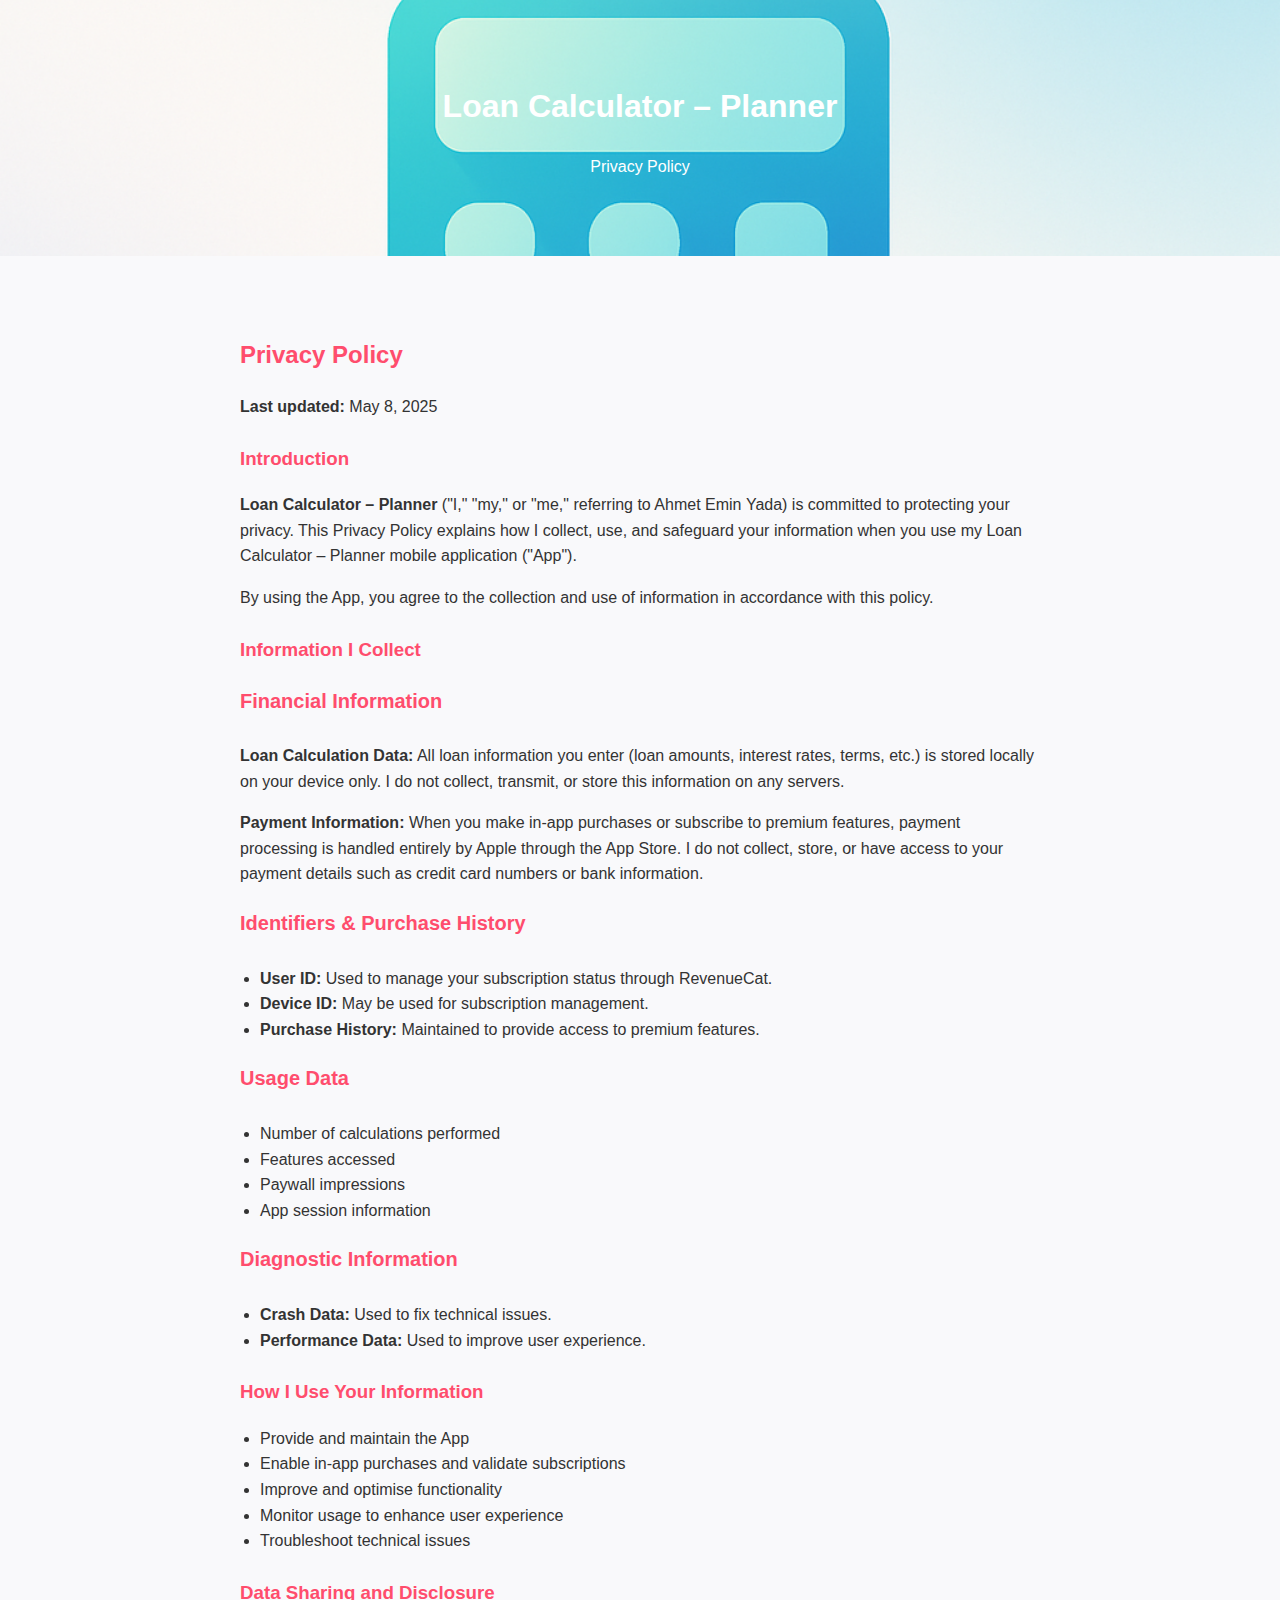
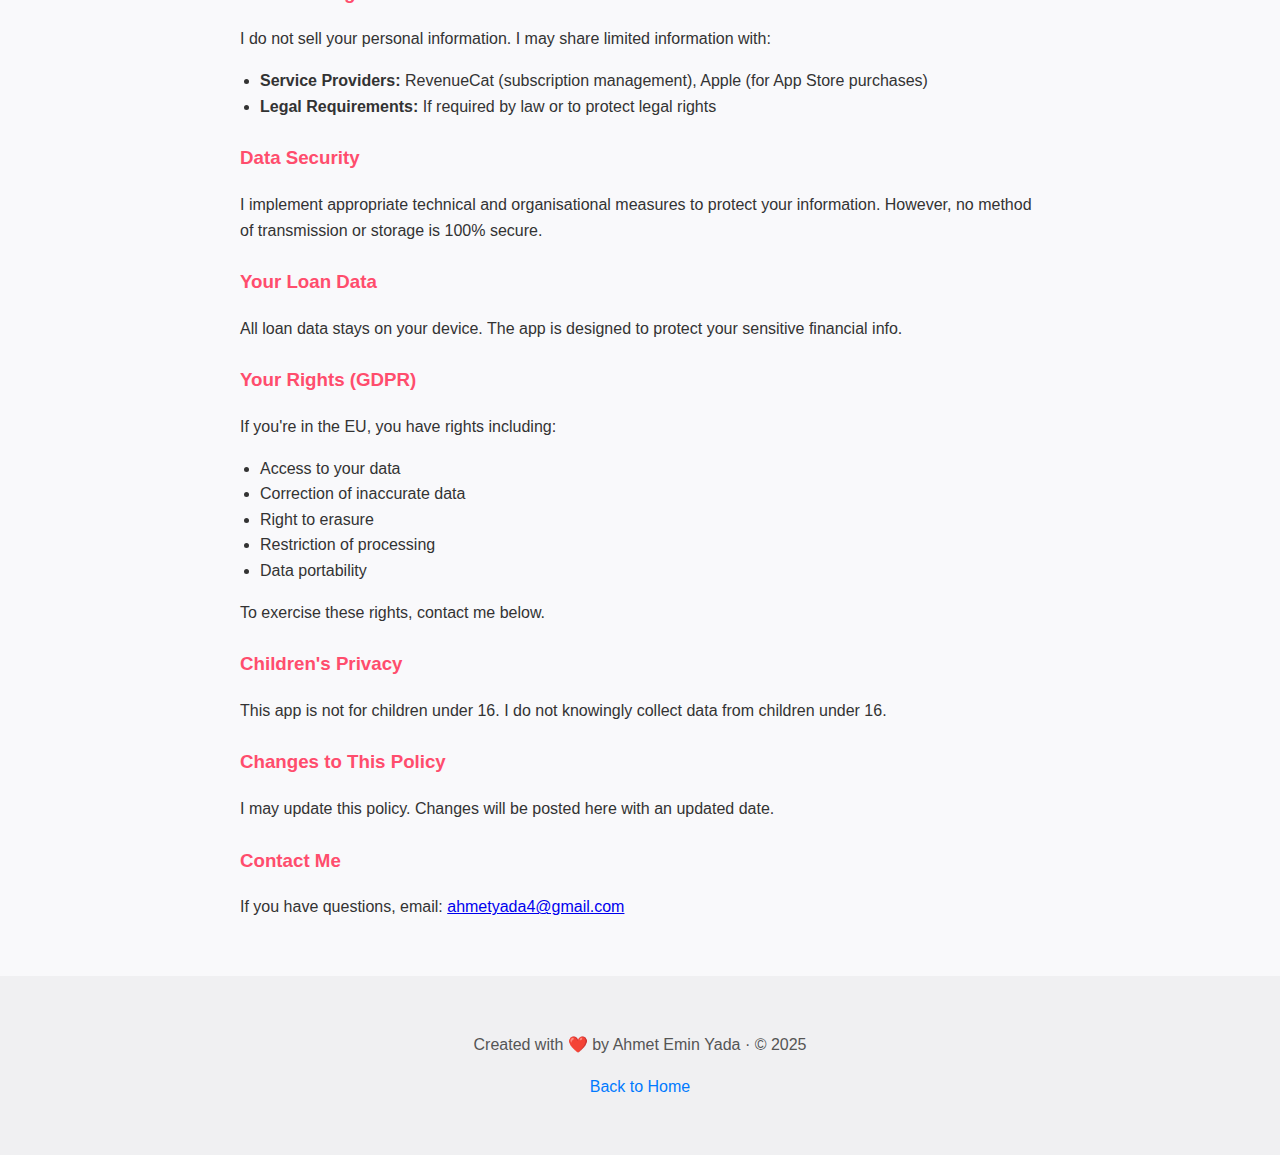
<file: crovs.github.io/loan_calculator_privacy.html>
<!DOCTYPE html>
<html lang="en">
<head>
  <meta charset="UTF-8" />
  <meta name="viewport" content="width=device-width, initial-scale=1.0"/>
  <title>Loan Calculator – Planner Privacy Policy</title>
  <link rel="stylesheet" href="style.css">
</head>
<body>
  <header class="hero-sm" style="background-image: url('images/loan-abstract.png');">
    <h1>Loan Calculator – Planner</h1>
    <p>Privacy Policy</p>
  </header>
  <main class="privacy">
    <h2>Privacy Policy</h2>
    <p><strong>Last updated:</strong> May&nbsp;8,&nbsp;2025</p>

    <h3>Introduction</h3>
    <p><strong>Loan Calculator – Planner</strong> ("I," "my," or "me," referring to Ahmet&nbsp;Emin&nbsp;Yada) is committed to protecting your privacy. This Privacy Policy explains how I collect, use, and safeguard your information when you use my Loan Calculator – Planner mobile application ("App").</p>
    <p>By using the App, you agree to the collection and use of information in accordance with this policy.</p>

    <h3>Information I Collect</h3>
    <h4>Financial Information</h4>
    <p><strong>Loan Calculation Data:</strong> All loan information you enter (loan amounts, interest rates, terms, etc.) is stored locally on your device only. I do not collect, transmit, or store this information on any servers.</p>
    <p><strong>Payment Information:</strong> When you make in‑app purchases or subscribe to premium features, payment processing is handled entirely by Apple through the App Store. I do not collect, store, or have access to your payment details such as credit card numbers or bank information.</p>

    <h4>Identifiers &amp; Purchase History</h4>
    <ul>
      <li><strong>User&nbsp;ID:</strong> Used to manage your subscription status through RevenueCat.</li>
      <li><strong>Device&nbsp;ID:</strong> May be used for subscription management.</li>
      <li><strong>Purchase History:</strong> Maintained to provide access to premium features.</li>
    </ul>

    <h4>Usage Data</h4>
    <ul>
      <li>Number of calculations performed</li>
      <li>Features accessed</li>
      <li>Paywall impressions</li>
      <li>App session information</li>
    </ul>

    <h4>Diagnostic Information</h4>
    <ul>
      <li><strong>Crash Data:</strong> Used to fix technical issues.</li>
      <li><strong>Performance Data:</strong> Used to improve user experience.</li>
    </ul>

    <h3>How I Use Your Information</h3>
    <ul>
      <li>Provide and maintain the App</li>
      <li>Enable in‑app purchases and validate subscriptions</li>
      <li>Improve and optimise functionality</li>
      <li>Monitor usage to enhance user experience</li>
      <li>Troubleshoot technical issues</li>
    </ul>

    <h3>Data Sharing and Disclosure</h3>
    <p>I do not sell your personal information. I may share limited information with:</p>
    <ul>
      <li><strong>Service Providers:</strong> RevenueCat (subscription management), Apple (for App Store purchases)</li>
      <li><strong>Legal Requirements:</strong> If required by law or to protect legal rights</li>
    </ul>

    <h3>Data Security</h3>
    <p>I implement appropriate technical and organisational measures to protect your information. However, no method of transmission or storage is 100% secure.</p>

    <h3>Your Loan Data</h3>
    <p>All loan data stays on your device. The app is designed to protect your sensitive financial info.</p>

    <h3>Your Rights (GDPR)</h3>
    <p>If you're in the EU, you have rights including:</p>
    <ul>
      <li>Access to your data</li>
      <li>Correction of inaccurate data</li>
      <li>Right to erasure</li>
      <li>Restriction of processing</li>
      <li>Data portability</li>
    </ul>
    <p>To exercise these rights, contact me below.</p>

    <h3>Children's Privacy</h3>
    <p>This app is not for children under&nbsp;16. I do not knowingly collect data from children under&nbsp;16.</p>

    <h3>Changes to This Policy</h3>
    <p>I may update this policy. Changes will be posted here with an updated date.</p>

    <h3>Contact Me</h3>
    <p>If you have questions, email: <a href="mailto:ahmetyada4@gmail.com">ahmetyada4@gmail.com</a></p>
  </main>
  <footer>
    <p>Created with ❤️ by Ahmet&nbsp;Emin&nbsp;Yada · ©&nbsp;2025</p>
    <p><a href="index.html">Back to Home</a></p>
  </footer>
</body>
</html>
</file>
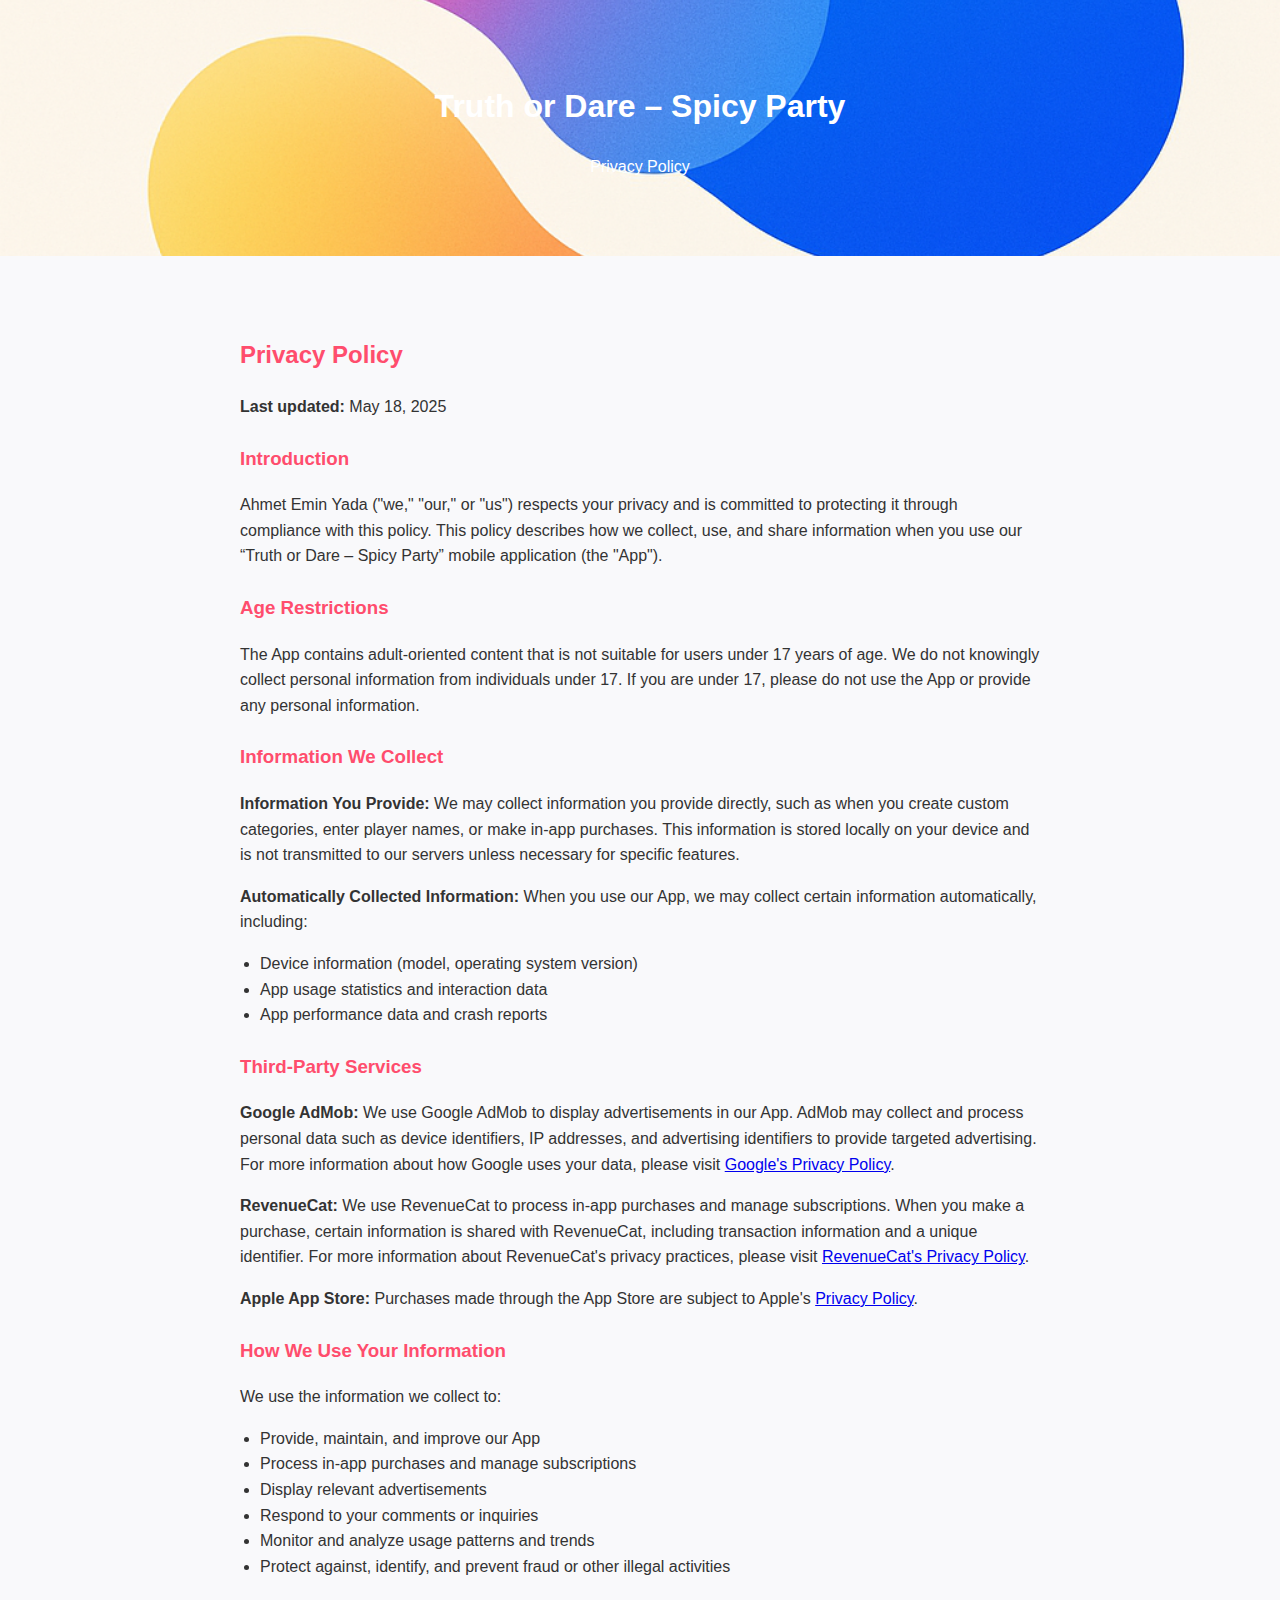
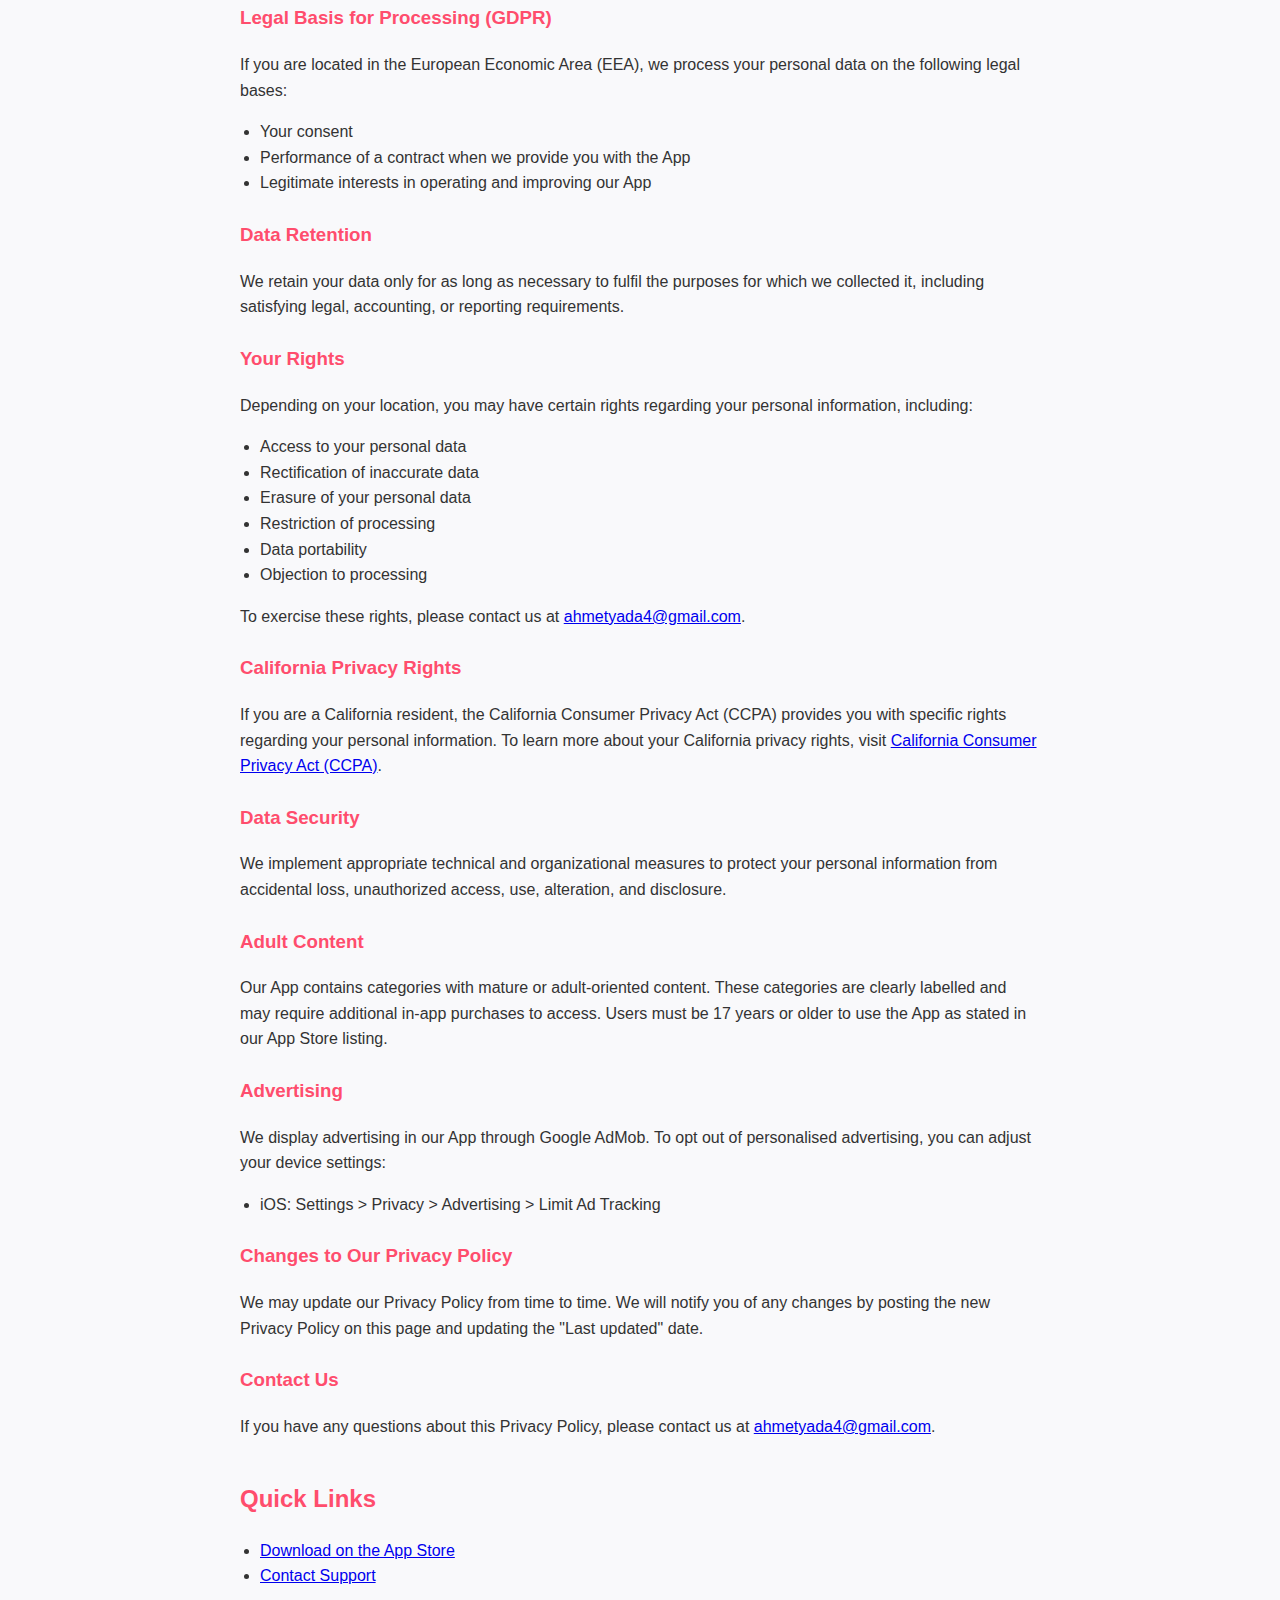
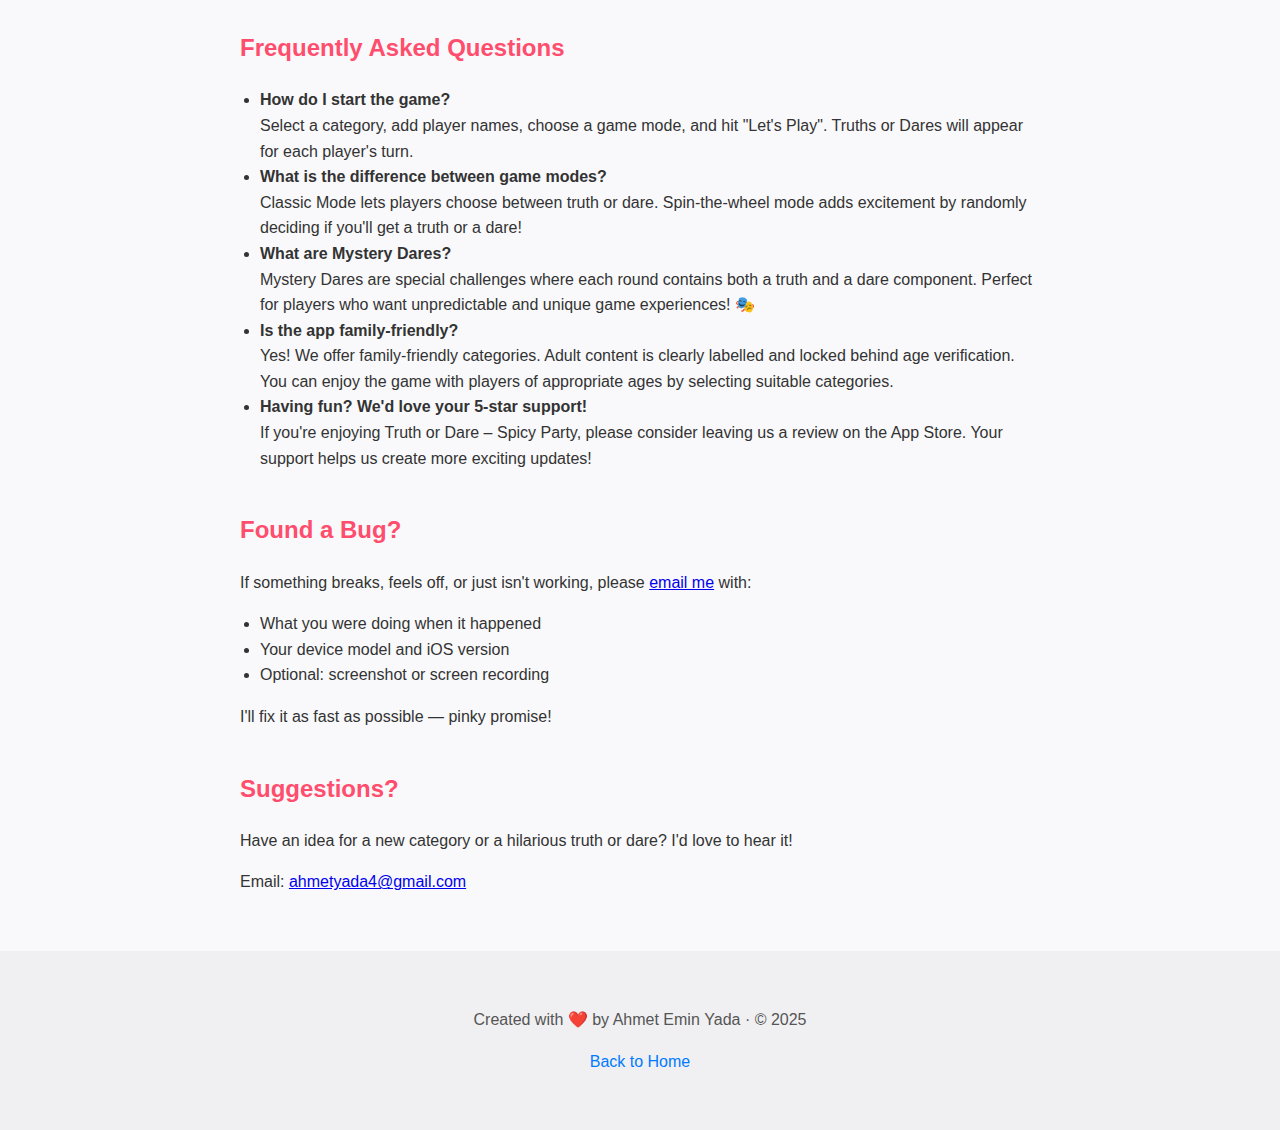
<file: crovs.github.io/truth_or_dare_privacy.html>
<!DOCTYPE html>
<html lang="en">
<head>
  <meta charset="UTF-8" />
  <meta name="viewport" content="width=device-width, initial-scale=1.0"/>
  <title>Truth or Dare – Spicy Party Privacy Policy</title>
  <link rel="stylesheet" href="style.css">
</head>
<body>
  <header class="hero-sm" style="background-image: url('images/truth-abstract.png');">
    <h1>Truth or Dare – Spicy Party</h1>
    <p>Privacy Policy</p>
  </header>
  <main class="privacy">
    <h2>Privacy Policy</h2>
    <p><strong>Last updated:</strong> May&nbsp;18,&nbsp;2025</p>

    <h3>Introduction</h3>
    <p>Ahmet&nbsp;Emin&nbsp;Yada ("we," "our," or "us") respects your privacy and is committed to protecting it through compliance with this policy. This policy describes how we collect, use, and share information when you use our “Truth or Dare – Spicy Party” mobile application (the "App").</p>

    <h3>Age Restrictions</h3>
    <p>The App contains adult‑oriented content that is not suitable for users under&nbsp;17&nbsp;years of age. We do not knowingly collect personal information from individuals under&nbsp;17. If you are under&nbsp;17, please do not use the App or provide any personal information.</p>

    <h3>Information We Collect</h3>
    <p><strong>Information You Provide:</strong> We may collect information you provide directly, such as when you create custom categories, enter player names, or make in‑app purchases. This information is stored locally on your device and is not transmitted to our servers unless necessary for specific features.</p>
    <p><strong>Automatically Collected Information:</strong> When you use our App, we may collect certain information automatically, including:</p>
    <ul>
      <li>Device information (model, operating system version)</li>
      <li>App usage statistics and interaction data</li>
      <li>App performance data and crash reports</li>
    </ul>

    <h3>Third‑Party Services</h3>
    <p><strong>Google AdMob:</strong> We use Google AdMob to display advertisements in our App. AdMob may collect and process personal data such as device identifiers, IP addresses, and advertising identifiers to provide targeted advertising. For more information about how Google uses your data, please visit <a href="https://policies.google.com/privacy" target="_blank" rel="noopener">Google's Privacy Policy</a>.</p>
    <p><strong>RevenueCat:</strong> We use RevenueCat to process in‑app purchases and manage subscriptions. When you make a purchase, certain information is shared with RevenueCat, including transaction information and a unique identifier. For more information about RevenueCat's privacy practices, please visit <a href="https://www.revenuecat.com/privacy" target="_blank" rel="noopener">RevenueCat's Privacy Policy</a>.</p>
    <p><strong>Apple App Store:</strong> Purchases made through the App Store are subject to Apple's <a href="https://www.apple.com/legal/privacy/en-ww/" target="_blank" rel="noopener">Privacy Policy</a>.</p>

    <h3>How We Use Your Information</h3>
    <p>We use the information we collect to:</p>
    <ul>
      <li>Provide, maintain, and improve our App</li>
      <li>Process in‑app purchases and manage subscriptions</li>
      <li>Display relevant advertisements</li>
      <li>Respond to your comments or inquiries</li>
      <li>Monitor and analyze usage patterns and trends</li>
      <li>Protect against, identify, and prevent fraud or other illegal activities</li>
    </ul>

    <h3>Legal Basis for Processing (GDPR)</h3>
    <p>If you are located in the European Economic Area (EEA), we process your personal data on the following legal bases:</p>
    <ul>
      <li>Your consent</li>
      <li>Performance of a contract when we provide you with the App</li>
      <li>Legitimate interests in operating and improving our App</li>
    </ul>

    <h3>Data Retention</h3>
    <p>We retain your data only for as long as necessary to fulfil the purposes for which we collected it, including satisfying legal, accounting, or reporting requirements.</p>

    <h3>Your Rights</h3>
    <p>Depending on your location, you may have certain rights regarding your personal information, including:</p>
    <ul>
      <li>Access to your personal data</li>
      <li>Rectification of inaccurate data</li>
      <li>Erasure of your personal data</li>
      <li>Restriction of processing</li>
      <li>Data portability</li>
      <li>Objection to processing</li>
    </ul>
    <p>To exercise these rights, please contact us at <a href="mailto:ahmetyada4@gmail.com">ahmetyada4@gmail.com</a>.</p>

    <h3>California Privacy Rights</h3>
    <p>If you are a California resident, the California Consumer Privacy Act (CCPA) provides you with specific rights regarding your personal information. To learn more about your California privacy rights, visit <a href="https://oag.ca.gov/privacy/ccpa" target="_blank" rel="noopener">California Consumer Privacy Act (CCPA)</a>.</p>

    <h3>Data Security</h3>
    <p>We implement appropriate technical and organizational measures to protect your personal information from accidental loss, unauthorized access, use, alteration, and disclosure.</p>

    <h3>Adult Content</h3>
    <p>Our App contains categories with mature or adult‑oriented content. These categories are clearly labelled and may require additional in‑app purchases to access. Users must be 17&nbsp;years or older to use the App as stated in our App Store listing.</p>

    <h3>Advertising</h3>
    <p>We display advertising in our App through Google AdMob. To opt out of personalised advertising, you can adjust your device settings:</p>
    <ul>
      <li>iOS: Settings &gt; Privacy &gt; Advertising &gt; Limit Ad Tracking</li>
    </ul>

    <h3>Changes to Our Privacy Policy</h3>
    <p>We may update our Privacy Policy from time to time. We will notify you of any changes by posting the new Privacy Policy on this page and updating the "Last updated" date.</p>

    <h3>Contact Us</h3>
    <p>If you have any questions about this Privacy Policy, please contact us at <a href="mailto:ahmetyada4@gmail.com">ahmetyada4@gmail.com</a>.</p>

    <h2>Quick Links</h2>
    <ul>
      <li><a href="#">Download on the App Store</a></li>
      <li><a href="mailto:ahmetyada4@gmail.com">Contact Support</a></li>
    </ul>

    <h2>Frequently Asked Questions</h2>
    <ul>
      <li><strong>How do I start the game?</strong><br>Select a category, add player names, choose a game mode, and hit "Let's&nbsp;Play". Truths or Dares will appear for each player's turn.</li>
      <li><strong>What is the difference between game modes?</strong><br>Classic Mode lets players choose between truth or dare. Spin‑the‑wheel mode adds excitement by randomly deciding if you'll get a truth or a dare!</li>
      <li><strong>What are Mystery Dares?</strong><br>Mystery Dares are special challenges where each round contains both a truth and a dare component. Perfect for players who want unpredictable and unique game experiences! 🎭</li>
      <li><strong>Is the app family‑friendly?</strong><br>Yes! We offer family‑friendly categories. Adult content is clearly labelled and locked behind age verification. You can enjoy the game with players of appropriate ages by selecting suitable categories.</li>
      <li><strong>Having fun? We'd love your 5‑star support!</strong><br>If you're enjoying Truth or Dare – Spicy Party, please consider leaving us a review on the App Store. Your support helps us create more exciting updates!</li>
    </ul>

    <h2>Found a Bug?</h2>
    <p>If something breaks, feels off, or just isn't working, please <a href="mailto:ahmetyada4@gmail.com">email me</a> with:</p>
    <ul>
      <li>What you were doing when it happened</li>
      <li>Your device model and iOS version</li>
      <li>Optional: screenshot or screen recording</li>
    </ul>
    <p>I'll fix it as fast as possible — pinky promise!</p>

    <h2>Suggestions?</h2>
    <p>Have an idea for a new category or a hilarious truth or dare? I'd love to hear it!</p>
    <p>Email: <a href="mailto:ahmetyada4@gmail.com">ahmetyada4@gmail.com</a></p>
  </main>
  <footer>
    <p>Created with ❤️ by Ahmet&nbsp;Emin&nbsp;Yada · ©&nbsp;2025</p>
    <p><a href="index.html">Back to Home</a></p>
  </footer>
</body>
</html>
</file>
<file: crovs.github.io/style.css>
/*
 * Main stylesheet for Ahmet's support landing page and privacy policies.
 *
 * This file defines a simple, modern design inspired by Apple’s clean aesthetic.
 * It sets up responsive typography, flexible layouts for app sections, button
 * styles, and styles for the privacy policy pages. Shared colours are
 * defined as CSS variables near the top for easy tweaking.
 */

:root {
    --primary-color: #007aff;
    --accent-color: #ff4d6d;
}

body {
    margin: 0;
    font-family: -apple-system, BlinkMacSystemFont, 'Segoe UI', Helvetica, Arial, sans-serif;
    background-color: #f9f9fb;
    color: #333;
    line-height: 1.6;
}

/* Hero section used on the home page */
.hero {
    background-image: url('images/hero-gradient.png');
    background-size: cover;
    background-position: center;
    text-align: center;
    color: #fff;
    padding: 80px 20px;
}

.hero h1 {
    font-size: 42px;
    margin: 0 0 10px;
}

.hero p {
    font-size: 20px;
    margin: 0;
}

/* Section wrapper for grouping content */
section {
    max-width: 1000px;
    margin: 0 auto;
    padding: 40px 20px;
}

/* Layout for each app row on the home page */
.app-section {
    display: flex;
    flex-wrap: wrap;
    align-items: center;
    margin-bottom: 80px;
}

.app-image {
    flex: 1 1 300px;
    padding: 10px;
}

.app-image img {
    width: 100%;
    border-radius: 20px;
    box-shadow: 0 4px 12px rgba(0, 0, 0, 0.1);
}

.app-content {
    flex: 2 1 400px;
    padding: 10px;
}

.app-content h3 {
    font-size: 32px;
    margin-top: 0;
}

.app-content ul {
    padding-left: 20px;
}

/* Reusable button styles */
.button-group {
    margin-top: 20px;
}

.button {
    display: inline-block;
    padding: 12px 24px;
    border-radius: 30px;
    font-size: 16px;
    text-decoration: none;
    margin-right: 12px;
    transition: background-color 0.3s ease;
}

.button.primary {
    background-color: var(--primary-color);
    color: #fff;
}

.button.primary:hover {
    background-color: #0051c7;
}

.button.secondary {
    background-color: #e7e7e7;
    color: #333;
}

.button.secondary:hover {
    background-color: #d0d0d0;
}

/* Footer styling */
footer {
    text-align: center;
    padding: 40px 20px;
    background-color: #f0f0f2;
    color: #555;
}

footer a {
    color: var(--primary-color);
    text-decoration: none;
}

footer a:hover {
    text-decoration: underline;
}

/* Smaller hero used on privacy pages */
.hero-sm {
    background-size: cover;
    background-position: center;
    color: #fff;
    text-align: center;
    padding: 60px 20px;
}

/* Main content area for privacy pages */
main.privacy {
    max-width: 800px;
    margin: 0 auto;
    padding: 40px 20px;
}

main.privacy h2 {
    color: var(--accent-color);
    margin-top: 40px;
}

main.privacy h3 {
    color: var(--accent-color);
    margin-top: 24px;
}

main.privacy h4 {
    color: var(--accent-color);
    margin-top: 20px;
    font-size: 20px;
}

main.privacy ul {
    padding-left: 20px;
}

/* Responsive adjustments */
@media (max-width: 768px) {
    .app-section {
        flex-direction: column;
    }
    .app-image,
    .app-content {
        flex: none;
        width: 100%;
        padding: 0;
    }
    .hero h1 {
        font-size: 32px;
    }
}
</file>
<file: style.css>
/* Reset and Base Styles */
* {
  margin: 0;
  padding: 0;
  box-sizing: border-box;
}

:root {
  /* Apple Design System Colors */
  --system-blue: #007AFF;
  --system-green: #34C759;
  --system-indigo: #5856D6;
  --system-orange: #FF9500;
  --system-pink: #FF2D92;
  --system-purple: #AF52DE;
  --system-red: #FF3B30;
  --system-teal: #5AC8FA;
  --system-yellow: #FFCC00;
  
  /* Grays */
  --system-gray: #8E8E93;
  --system-gray2: #AEAEB2;
  --system-gray3: #C7C7CC;
  --system-gray4: #D1D1D6;
  --system-gray5: #E5E5EA;
  --system-gray6: #F2F2F7;
  --system-white: #FFFFFF;
  --system-black: #000000;
  
  /* Background Colors */
  --background-primary: #FFFFFF;
  --background-secondary: #F2F2F7;
  --background-tertiary: rgba(255, 255, 255, 0.8);
  --border-primary: rgba(0, 0, 0, 0.05);
  
  /* Semantic Colors */
  --label-primary: rgba(0, 0, 0, 0.85);
  --label-secondary: rgba(0, 0, 0, 0.65);
  --label-tertiary: rgba(0, 0, 0, 0.45);
  --label-quaternary: rgba(0, 0, 0, 0.25);
  
  --fill-primary: rgba(0, 0, 0, 0.05);
  --fill-secondary: rgba(0, 0, 0, 0.02);
  --fill-tertiary: rgba(0, 0, 0, 0.01);
  
  /* Typography */
  --font-family: -apple-system, BlinkMacSystemFont, 'SF Pro Display', 'SF Pro Text', 'Helvetica Neue', Helvetica, Arial, sans-serif;
  --font-mono: 'SF Mono', 'Monaco', 'Inconsolata', 'Roboto Mono', monospace;
  
  /* Spacing */
  --spacing-xs: 4px;
  --spacing-sm: 8px;
  --spacing-md: 16px;
  --spacing-lg: 24px;
  --spacing-xl: 32px;
  --spacing-2xl: 48px;
  --spacing-3xl: 64px;
  --spacing-4xl: 96px;
  --spacing-5xl: 128px;
  --spacing-6xl: 160px;
  
  /* Border Radius */
  --radius-sm: 6px;
  --radius-md: 8px;
  --radius-lg: 12px;
  --radius-xl: 16px;
  --radius-2xl: 24px;
  
  /* Shadows */
  --shadow-sm: 0 1px 2px rgba(0, 0, 0, 0.05);
  --shadow-md: 0 4px 6px rgba(0, 0, 0, 0.05), 0 1px 3px rgba(0, 0, 0, 0.1);
  --shadow-lg: 0 10px 15px rgba(0, 0, 0, 0.05), 0 4px 6px rgba(0, 0, 0, 0.05);
  --shadow-xl: 0 20px 25px rgba(0, 0, 0, 0.05), 0 10px 10px rgba(0, 0, 0, 0.04);
  --shadow-2xl: 0 25px 50px rgba(0, 0, 0, 0.15);
  
  /* Transitions */
  --transition-fast: 0.15s ease;
  --transition-normal: 0.3s ease;
  --transition-slow: 0.5s ease;
}

/* Dark mode support */
@media (prefers-color-scheme: dark) {
  :root {
    --label-primary: rgba(255, 255, 255, 0.85);
    --label-secondary: rgba(255, 255, 255, 0.65);
    --label-tertiary: rgba(255, 255, 255, 0.45);
    --label-quaternary: rgba(255, 255, 255, 0.25);
    
    --fill-primary: rgba(255, 255, 255, 0.05);
    --fill-secondary: rgba(255, 255, 255, 0.02);
    --fill-tertiary: rgba(255, 255, 255, 0.01);
    
    --system-gray: #8E8E93;
    --system-gray2: #636366;
    --system-gray3: #48484A;
    --system-gray4: #3A3A3C;
    --system-gray5: #2C2C2E;
    --system-gray6: #1C1C1E;
    
    /* Dark mode backgrounds */
    --background-primary: #000000;
    --background-secondary: #1C1C1E;
    --background-tertiary: rgba(28, 28, 30, 0.8);
    --border-primary: rgba(255, 255, 255, 0.05);
  }
}

/* Base Styles */
body {
  font-family: var(--font-family);
  line-height: 1.6;
  color: var(--label-primary);
  background: var(--background-primary);
  font-size: 17px;
  font-weight: 400;
  -webkit-font-smoothing: antialiased;
  -moz-osx-font-smoothing: grayscale;
  overflow-x: hidden;
}

.container {
  max-width: 1200px;
  margin: 0 auto;
  padding: 0 var(--spacing-xl);
}

/* Typography */
h1, h2, h3, h4, h5, h6 {
  font-weight: 600;
  line-height: 1.2;
  margin: 0 0 var(--spacing-md) 0;
}

h1 { font-size: clamp(3rem, 6vw, 4.5rem); font-weight: 700; }
h2 { font-size: clamp(2.5rem, 5vw, 3.5rem); }
h3 { font-size: clamp(2rem, 4vw, 2.5rem); }
h4 { font-size: 1.5rem; }

p {
  margin: 0 0 var(--spacing-md) 0;
  color: var(--label-secondary);
}

/* Navigation */
.nav-bar {
  position: fixed;
  top: 0;
  left: 0;
  right: 0;
  z-index: 1000;
  background: transparent;
  backdrop-filter: none;
  -webkit-backdrop-filter: none;
  border-bottom: 1px solid transparent;
  -webkit-transition: all var(--transition-normal);
  transition: all var(--transition-normal);
}

.nav-bar.scrolled {
  background: var(--background-tertiary);
  backdrop-filter: blur(20px);
  -webkit-backdrop-filter: blur(20px);
  border-bottom: 1px solid var(--border-primary);
}

.nav-container {
  max-width: 1200px;
  margin: 0 auto;
  padding: 0 var(--spacing-xl);
  display: -webkit-flex;
  display: -ms-flexbox;
  display: flex;
  -webkit-align-items: center;
  -ms-flex-align: center;
  align-items: center;
  -webkit-justify-content: space-between;
  -ms-flex-pack: justify;
  justify-content: space-between;
  height: 80px;
}

.logo {
  display: -webkit-flex;
  display: -ms-flexbox;
  display: flex;
  -webkit-align-items: center;
  -ms-flex-align: center;
  align-items: center;
  gap: var(--spacing-sm);
  font-weight: 600;
  font-size: 1.25rem;
}

.logo-icon {
  font-size: 1.5rem;
}

.nav-links {
  display: -webkit-flex;
  display: -ms-flexbox;
  display: flex;
  -webkit-align-items: center;
  -ms-flex-align: center;
  align-items: center;
  gap: var(--spacing-xl);
}

.nav-link {
  text-decoration: none;
  color: var(--label-secondary);
  font-weight: 500;
  transition: color var(--transition-fast);
  position: relative;
}

.nav-link:hover {
  color: var(--system-blue);
}

.nav-link::after {
  content: '';
  position: absolute;
  bottom: -4px;
  left: 0;
  width: 0;
  height: 2px;
  background: var(--system-blue);
  transition: width var(--transition-normal);
}

.nav-link:hover::after {
  width: 100%;
}

.nav-toggle {
  display: none;
  flex-direction: column;
  gap: 4px;
  background: none;
  border: none;
  cursor: pointer;
  padding: var(--spacing-sm);
}

.nav-toggle span {
  width: 20px;
  height: 2px;
  background: var(--label-primary);
  transition: all var(--transition-fast);
}

.theme-toggle {
  background: none;
  border: none;
  cursor: pointer;
  padding: var(--spacing-sm);
  border-radius: var(--radius-md);
  transition: all var(--transition-fast);
  display: flex;
  align-items: center;
  justify-content: center;
  margin-left: var(--spacing-md);
}

.theme-toggle:hover {
  background: var(--fill-primary);
}

.theme-icon {
  font-size: 1.2rem;
  transition: transform var(--transition-fast);
}

.theme-toggle:hover .theme-icon {
  transform: scale(1.05);
}

.bg-toggle {
  background: none;
  border: none;
  cursor: pointer;
  padding: var(--spacing-sm);
  border-radius: var(--radius-md);
  transition: all var(--transition-fast);
  display: flex;
  align-items: center;
  justify-content: center;
  margin-left: var(--spacing-sm);
}

.bg-toggle:hover {
  background: var(--fill-primary);
}

.bg-icon {
  font-size: 1.2rem;
  transition: transform var(--transition-fast);
}

.bg-toggle:hover .bg-icon {
  transform: scale(1.05);
}

/* Dark mode class for manual toggle */
.dark-mode {
  --label-primary: rgba(255, 255, 255, 0.85);
  --label-secondary: rgba(255, 255, 255, 0.65);
  --label-tertiary: rgba(255, 255, 255, 0.45);
  --label-quaternary: rgba(255, 255, 255, 0.25);
  
  --fill-primary: rgba(255, 255, 255, 0.05);
  --fill-secondary: rgba(255, 255, 255, 0.02);
  --fill-tertiary: rgba(255, 255, 255, 0.01);
  
  --system-gray: #8E8E93;
  --system-gray2: #636366;
  --system-gray3: #48484A;
  --system-gray4: #3A3A3C;
  --system-gray5: #2C2C2E;
  --system-gray6: #1C1C1E;
  
  --background-primary: #000000;
  --background-secondary: #1C1C1E;
  --background-tertiary: rgba(28, 28, 30, 0.8);
  --border-primary: rgba(255, 255, 255, 0.05);
}

/* Hero Section */
.hero {
  min-height: 100vh;
  display: flex;
  align-items: center;
  justify-content: center;
  position: relative;
  overflow: hidden;
  padding: var(--spacing-4xl) 0;
  text-align: center;
}

.hero-background {
  position: absolute;
  top: 0;
  left: 0;
  right: 0;
  bottom: 0;
  z-index: -1;
  overflow: hidden;
}

.hero-animated-gradient {
  position: absolute;
  top: 0;
  left: 0;
  right: 0;
  bottom: 0;
  background: linear-gradient(-45deg, 
    #007AFF, 
    #5856D6, 
    #FF2D92, 
    #FF9500, 
    #34C759, 
    #007AFF);
  background-size: 400% 400%;
  animation: gradientShift 15s ease infinite;
  opacity: 0.3;
  pointer-events: none;
}

@keyframes gradientShift {
  0% {
    background-position: 0% 50%;
  }
  50% {
    background-position: 100% 50%;
  }
  100% {
    background-position: 0% 50%;
  }
}

.hero-background::after {
  content: '';
  position: absolute;
  top: 0;
  left: 0;
  right: 0;
  bottom: 0;
  background: linear-gradient(135deg, 
    rgba(0, 122, 255, 0.1) 0%, 
    rgba(88, 86, 214, 0.1) 25%, 
    rgba(255, 45, 146, 0.1) 50%, 
    rgba(255, 149, 0, 0.1) 75%, 
    rgba(52, 199, 89, 0.1) 100%);
  pointer-events: none;
}

.hero-vanta {
  position: absolute;
  top: 0;
  left: 0;
  right: 0;
  bottom: 0;
  width: 100%;
  height: 100%;
  pointer-events: none;
}

/* Simplified particles for better performance */
.hero-particles {
  position: absolute;
  top: 0;
  left: 0;
  right: 0;
  bottom: 0;
  background-image: 
    radial-gradient(circle at 20% 80%, rgba(0, 122, 255, 0.3) 0%, transparent 40%),
    radial-gradient(circle at 80% 20%, rgba(255, 45, 146, 0.25) 0%, transparent 40%),
    radial-gradient(circle at 40% 40%, rgba(88, 86, 214, 0.25) 0%, transparent 40%);
  opacity: 0.6;
}

/* Removed complex animations for better performance */

.hero-content {
  text-align: center;
  max-width: 900px;
  padding: 0 var(--spacing-3xl);
  animation: fadeInUp 1s ease-out;
}

@keyframes fadeInUp {
  from {
    opacity: 0;
    transform: translateY(10px);
  }
  to {
    opacity: 1;
    transform: translateY(0);
  }
}

.hero-badge {
  display: inline-flex;
  align-items: center;
  padding: var(--spacing-sm) var(--spacing-md);
  background: rgba(0, 122, 255, 0.1);
  color: var(--system-blue);
  border-radius: var(--radius-xl);
  font-size: 0.875rem;
  font-weight: 600;
  margin-bottom: var(--spacing-xl);
  animation: pulse 2s ease-in-out infinite;
}

@keyframes pulse {
  0%, 100% { transform: scale(1); }
  50% { transform: scale(1.02); }
}

.hero-title {
  margin-bottom: var(--spacing-lg);
  line-height: 1.1;
}

.title-line {
  display: block;
  animation: slideInLeft 0.6s ease-out forwards;
  opacity: 0;
  transform: translateX(-15px);
}

.title-line:nth-child(2) {
  animation-delay: 0.2s;
}

@keyframes slideInLeft {
  to {
    opacity: 1;
    transform: translateX(0);
  }
}

.hero-subtitle {
  font-size: 1.25rem;
  color: var(--label-secondary);
  margin-bottom: var(--spacing-2xl);
  animation: fadeIn 1s ease-out 0.4s both;
}

@keyframes fadeIn {
  from { opacity: 0; }
  to { opacity: 1; }
}

.hero-actions {
  display: -webkit-flex;
  display: -ms-flexbox;
  display: flex;
  gap: var(--spacing-lg);
  -webkit-justify-content: center;
  -ms-flex-pack: center;
  justify-content: center;
  margin-bottom: var(--spacing-3xl);
  -webkit-flex-wrap: wrap;
  -ms-flex-wrap: wrap;
  flex-wrap: wrap;
}

.hero-cta {
  display: -webkit-inline-flex;
  display: -ms-inline-flexbox;
  display: inline-flex;
  -webkit-align-items: center;
  -ms-flex-align: center;
  align-items: center;
  gap: var(--spacing-sm);
  padding: var(--spacing-md) var(--spacing-xl);
  border-radius: var(--radius-lg);
  text-decoration: none;
  font-weight: 600;
  -webkit-transition: all var(--transition-normal);
  transition: all var(--transition-normal);
  position: relative;
  overflow: hidden;
}

.hero-cta.primary {
  background: var(--system-blue);
  color: white;
  box-shadow: var(--shadow-lg);
}

.hero-cta.primary:hover {
  background: #0056D3;
  -webkit-transform: translateY(-1px);
  transform: translateY(-1px);
  box-shadow: var(--shadow-xl);
}

.hero-cta.secondary {
  background: var(--fill-primary);
  color: var(--label-primary);
  border: 1px solid var(--system-gray4);
}

.hero-cta.secondary:hover {
  background: var(--fill-secondary);
  -webkit-transform: translateY(-0.5px);
  transform: translateY(-0.5px);
}

.cta-icon {
  -webkit-transition: -webkit-transform var(--transition-normal);
  transition: -webkit-transform var(--transition-normal);
  transition: transform var(--transition-normal);
  transition: transform var(--transition-normal), -webkit-transform var(--transition-normal);
}

.hero-cta:hover .cta-icon {
  -webkit-transform: translateX(2px);
  transform: translateX(2px);
}

.hero-stats {
  display: -webkit-flex;
  display: -ms-flexbox;
  display: flex;
  -webkit-justify-content: center;
  -ms-flex-pack: center;
  justify-content: center;
  gap: var(--spacing-4xl);
  margin-top: var(--spacing-5xl);
  -webkit-animation: fadeInUp 1s ease-out 0.4s both;
  animation: fadeInUp 1s ease-out 0.4s both;
}

@media (min-width: 1200px) {
  .hero-stats {
    gap: var(--spacing-6xl);
    margin-top: var(--spacing-6xl);
  }
}

.stat {
  text-align: center;
}

.stat-number {
  display: block;
  font-size: clamp(2rem, 4vw, 3.5rem);
  font-weight: 700;
  color: var(--system-blue);
  margin-bottom: var(--spacing-sm);
}

.stat-label {
  font-size: clamp(0.875rem, 1.5vw, 1rem);
  color: var(--label-secondary);
  text-transform: uppercase;
  letter-spacing: 0.5px;
  font-weight: 500;
}

.hero-scroll-indicator {
  position: absolute;
  bottom: var(--spacing-2xl);
  left: 50%;
  transform: translateX(-50%);
  display: flex;
  flex-direction: column;
  align-items: center;
  gap: var(--spacing-sm);
  animation: bounce 3s infinite;
}

@keyframes bounce {
  0%, 20%, 50%, 80%, 100% { transform: translateX(-50%) translateY(0); }
  40% { transform: translateX(-50%) translateY(-4px); }
  60% { transform: translateX(-50%) translateY(-2px); }
}

.scroll-text {
  font-size: 0.875rem;
  color: var(--label-secondary);
}

.scroll-arrow {
  width: 1px;
  height: 30px;
  background: var(--label-secondary);
  position: relative;
}

.scroll-arrow::after {
  content: '';
  position: absolute;
  bottom: 0;
  left: 50%;
  transform: translateX(-50%);
  width: 0;
  height: 0;
  border-left: 4px solid transparent;
  border-right: 4px solid transparent;
  border-top: 6px solid var(--label-secondary);
}

/* Sections */
[data-section], [data-animate] {
  opacity: 0;
  transform: translateY(5px);
  transition: opacity 0.6s ease, transform 0.6s ease;
}

[data-section].visible, [data-animate].visible {
  opacity: 1;
  transform: translateY(0);
}

/* Features Section */
.features {
  padding: var(--spacing-6xl) 0;
  background: var(--background-secondary);
}

.section-header {
  text-align: center;
  margin-bottom: var(--spacing-5xl);
  max-width: 600px;
  margin-left: auto;
  margin-right: auto;
  padding: 0 var(--spacing-lg);
}

.section-title {
  margin-bottom: var(--spacing-md);
}

.section-subtitle {
  font-size: 1.125rem;
  color: var(--label-secondary);
  max-width: 600px;
  margin: 0 auto;
}

.features-grid {
  display: -webkit-grid;
  display: -ms-grid;
  display: grid;
  -webkit-grid-template-columns: repeat(3, 1fr);
  -ms-grid-columns: 1fr 1fr 1fr;
  grid-template-columns: repeat(3, 1fr);
  gap: var(--spacing-3xl);
  max-width: 1000px;
  margin: 0 auto;
}

.feature-card {
  background: var(--background-primary);
  padding: var(--spacing-3xl);
  border-radius: var(--radius-xl);
  text-align: center;
  box-shadow: var(--shadow-sm);
  transition: all var(--transition-normal);
  position: relative;
  overflow: hidden;
}

.feature-card::before {
  content: '';
  position: absolute;
  top: 0;
  left: 0;
  right: 0;
  height: 4px;
  background: -webkit-linear-gradient(90deg, var(--system-blue), var(--system-purple));
  background: -moz-linear-gradient(90deg, var(--system-blue), var(--system-purple));
  background: -ms-linear-gradient(90deg, var(--system-blue), var(--system-purple));
  background: linear-gradient(90deg, var(--system-blue), var(--system-purple));
  -webkit-transform: scaleX(0);
  transform: scaleX(0);
  -webkit-transition: -webkit-transform var(--transition-normal);
  transition: -webkit-transform var(--transition-normal);
  transition: transform var(--transition-normal);
  transition: transform var(--transition-normal), -webkit-transform var(--transition-normal);
}

.feature-card:hover::before {
  -webkit-transform: scaleX(1);
  transform: scaleX(1);
}

.feature-card:hover {
  -webkit-transform: translateY(-2px);
  transform: translateY(-2px);
  box-shadow: var(--shadow-lg);
}

.feature-icon {
  width: 64px;
  height: 64px;
  margin: 0 auto var(--spacing-lg);
  display: flex;
  align-items: center;
  justify-content: center;
  background: var(--fill-primary);
  border-radius: var(--radius-lg);
  color: var(--system-blue);
}

.feature-title {
  margin-bottom: var(--spacing-md);
  color: var(--label-primary);
}

.feature-description {
  color: var(--label-secondary);
  margin-bottom: 0;
}

/* Apps Section */
.apps {
  padding: var(--spacing-6xl) 0;
  background: var(--background-primary);
}

.apps-grid {
  display: -webkit-flex;
  display: -ms-flexbox;
  display: flex;
  -webkit-flex-direction: column;
  -ms-flex-direction: column;
  flex-direction: column;
  gap: var(--spacing-4xl);
}

.app-showcase {
  display: -webkit-grid;
  display: -ms-grid;
  display: grid;
  -webkit-grid-template-columns: 1.2fr 1fr;
  -ms-grid-columns: 1.2fr 1fr;
  grid-template-columns: 1.2fr 1fr;
  gap: var(--spacing-5xl);
  -webkit-align-items: center;
  -ms-flex-align: center;
  align-items: center;
  margin-bottom: var(--spacing-6xl);
  padding: var(--spacing-4xl);
  background: var(--background-primary);
  border-radius: var(--radius-2xl);
  box-shadow: var(--shadow-md);
  transition: transform var(--transition-normal);
  max-width: 1100px;
  margin-left: auto;
  margin-right: auto;
}

.app-showcase:nth-child(even) {
  direction: rtl;
}

.app-showcase:nth-child(even) .app-content {
  direction: ltr;
}

.app-showcase:hover {
  background: var(--background-secondary);
  transform: translateY(-0.5px);
}

.app-content {
  max-width: 600px;
}

.app-header {
  display: -webkit-flex;
  display: -ms-flexbox;
  display: flex;
  -webkit-align-items: center;
  -ms-flex-align: center;
  align-items: center;
  gap: var(--spacing-lg);
  margin-bottom: var(--spacing-lg);
}

.app-icon {
  width: 80px;
  height: 80px;
  border-radius: var(--radius-xl);
  overflow: hidden;
  box-shadow: var(--shadow-md);
}

.app-icon-image {
  width: 100%;
  height: 100%;
  object-fit: cover;
}

.app-meta {
  flex: 1;
}

.app-name {
  margin-bottom: var(--spacing-xs);
  color: var(--label-primary);
}

.app-tagline {
  color: var(--label-secondary);
  font-size: 1.125rem;
  margin-bottom: var(--spacing-sm);
}

.app-rating {
  display: -webkit-flex;
  display: -ms-flexbox;
  display: flex;
  -webkit-align-items: center;
  -ms-flex-align: center;
  align-items: center;
  gap: var(--spacing-sm);
}

.stars {
  color: var(--system-yellow);
  font-size: 0.875rem;
}

.rating-text {
  font-size: 0.875rem;
  color: var(--label-secondary);
}

.app-description {
  font-size: 1.125rem;
  line-height: 1.7;
  margin-bottom: var(--spacing-lg);
}

.app-features-list {
  display: -webkit-flex;
  display: -ms-flexbox;
  display: flex;
  -webkit-flex-direction: column;
  -ms-flex-direction: column;
  flex-direction: column;
  gap: var(--spacing-md);
  margin-bottom: var(--spacing-lg);
}

.feature-item {
  display: flex;
  align-items: center;
  gap: var(--spacing-md);
  color: var(--label-secondary);
  padding: var(--spacing-sm) 0;
}

.feature-icon {
  font-size: 1.25rem;
  min-width: 24px;
  text-align: center;
}

.feature-text {
  flex: 1;
  font-size: 1rem;
  line-height: 1.5;
}

.app-actions {
  display: -webkit-flex;
  display: -ms-flexbox;
  display: flex;
  -webkit-flex-direction: column;
  -ms-flex-direction: column;
  flex-direction: column;
  gap: var(--spacing-lg);
}

.app-store-btn {
  display: -webkit-inline-flex;
  display: -ms-inline-flexbox;
  display: inline-flex;
  -webkit-align-items: center;
  -ms-flex-align: center;
  align-items: center;
  gap: var(--spacing-sm);
  padding: var(--spacing-md) var(--spacing-xl);
  background: var(--system-black);
  color: white;
  border-radius: var(--radius-lg);
  text-decoration: none;
  font-weight: 600;
  -webkit-transition: all var(--transition-normal);
  transition: all var(--transition-normal);
  width: -webkit-fit-content;
  width: -moz-fit-content;
  width: fit-content;
}

.app-store-btn:hover {
  background: #1a1a1a;
  transform: translateY(-0.25px);
  box-shadow: var(--shadow-lg);
}

.app-store-icon {
  width: 20px;
  height: 20px;
}

.app-links {
  display: flex;
  gap: var(--spacing-lg);
}

.app-link {
  color: var(--system-blue);
  text-decoration: none;
  font-size: 0.875rem;
  font-weight: 500;
  transition: color var(--transition-fast);
}

.app-link:hover {
  color: #0056D3;
}

.app-visual {
  display: -webkit-flex;
  display: -ms-flexbox;
  display: flex;
  -webkit-justify-content: center;
  -ms-flex-pack: center;
  justify-content: center;
  -webkit-align-items: center;
  -ms-flex-align: center;
  align-items: center;
  width: 100%;
  overflow: hidden;
}

.app-screenshots {
  display: -webkit-flex;
  display: -ms-flexbox;
  display: flex;
  -webkit-flex-direction: row;
  -ms-flex-direction: row;
  flex-direction: row;
  -webkit-justify-content: flex-start;
  -ms-flex-pack: start;
  justify-content: flex-start;
  -webkit-align-items: center;
  -ms-flex-align: center;
  align-items: center;
  gap: var(--spacing-md);
  width: 100%;
  max-width: 100%;
  overflow-x: auto;
  overflow-y: hidden;
  padding: var(--spacing-md) var(--spacing-sm);
  -webkit-overflow-scrolling: touch;
  scrollbar-width: thin;
  scrollbar-color: var(--system-gray4) transparent;
}

.app-screenshots::-webkit-scrollbar {
  height: 8px;
}

.app-screenshots::-webkit-scrollbar-track {
  background: transparent;
  border-radius: 4px;
}

.app-screenshots::-webkit-scrollbar-thumb {
  background: var(--system-gray4);
  border-radius: 4px;
  transition: background var(--transition-fast);
}

.app-screenshots::-webkit-scrollbar-thumb:hover {
  background: var(--system-gray3);
}

/* Desktop scrolling improvements */
@media (min-width: 1024px) {
  .app-screenshots {
    justify-content: flex-start;
    padding: var(--spacing-lg) var(--spacing-md);
    gap: var(--spacing-lg);
  }
  
  .app-screenshots::-webkit-scrollbar {
    height: 10px;
  }
  
  .device-mockup {
    min-width: 200px;
  }
}

.device-mockup {
  position: relative;
  width: clamp(150px, 20vw, 220px);
  height: clamp(300px, 40vw, 440px);
  background: var(--system-black);
  border-radius: var(--radius-2xl);
  padding: var(--spacing-sm);
  box-shadow: var(--shadow-2xl);
  -webkit-transform: perspective(1000px) rotateY(-1deg) rotateX(0.5deg);
  transform: perspective(1000px) rotateY(-1deg) rotateX(0.5deg);
  -webkit-transition: -webkit-transform var(--transition-slow);
  transition: -webkit-transform var(--transition-slow);
  transition: transform var(--transition-slow);
  transition: transform var(--transition-slow), -webkit-transform var(--transition-slow);
  -webkit-flex-shrink: 0;
  -ms-flex-negative: 0;
  flex-shrink: 0;
  margin: 0 var(--spacing-xs);
}

.app-showcase:hover .device-mockup {
  -webkit-transform: perspective(1000px) rotateY(-0.2deg) rotateX(0.1deg) scale(1.002);
  transform: perspective(1000px) rotateY(-0.2deg) rotateX(0.1deg) scale(1.002);
}

.device-screen {
  width: 100%;
  height: 100%;
  background: var(--system-white);
  border-radius: var(--radius-xl);
  overflow: hidden;
}

.app-screenshot {
  width: 100%;
  height: 100%;
  object-fit: cover;
  border-radius: var(--radius-xl);
  box-shadow: var(--shadow-lg);
  transition: transform var(--transition-normal);
}

@media (min-width: 1200px) {
  .app-screenshot {
    max-width: 500px;
    margin: 0 auto;
  }
}

/* About Section */
.about {
  padding: var(--spacing-6xl) 0;
  background: var(--system-gray6);
}

.about-content {
  display: grid;
  grid-template-columns: 1fr 1fr;
  gap: var(--spacing-4xl);
  align-items: center;
}

.about-description {
  font-size: 1.125rem;
  line-height: 1.7;
  margin-bottom: var(--spacing-lg);
}

.about-values {
  display: flex;
  flex-direction: column;
  gap: var(--spacing-lg);
}

.value {
  display: flex;
  align-items: center;
  gap: var(--spacing-md);
}

.value-icon {
  font-size: 1.5rem;
  width: 40px;
  height: 40px;
  display: flex;
  align-items: center;
  justify-content: center;
  background: var(--fill-primary);
  border-radius: var(--radius-lg);
}

.value-content h4 {
  margin-bottom: var(--spacing-xs);
  color: var(--label-primary);
}

.value-content p {
  margin: 0;
  color: var(--label-secondary);
  font-size: 0.875rem;
}

.developer-card {
  background: var(--background-primary);
  padding: var(--spacing-2xl);
  border-radius: var(--radius-xl);
  box-shadow: var(--shadow-md);
  text-align: center;
  border: 1px solid var(--border-primary);
}

.card-header {
  display: flex;
  justify-content: space-between;
  align-items: center;
  margin-bottom: var(--spacing-lg);
}

.card-title {
  font-size: 0.875rem;
  color: var(--label-secondary);
  text-transform: uppercase;
  letter-spacing: 0.5px;
}

.card-badge {
  background: var(--system-blue);
  color: white;
  padding: var(--spacing-xs) var(--spacing-sm);
  border-radius: var(--radius-sm);
  font-size: 0.75rem;
  font-weight: 600;
}

.card-content h3 {
  margin-bottom: var(--spacing-sm);
  color: var(--label-primary);
}

.card-content p {
  color: var(--label-secondary);
  margin-bottom: var(--spacing-lg);
}

.contact-btn {
  display: inline-block;
  padding: var(--spacing-sm) var(--spacing-lg);
  background: var(--system-blue);
  color: white;
  border-radius: var(--radius-md);
  text-decoration: none;
  font-weight: 600;
  transition: all var(--transition-normal);
}

.contact-btn:hover {
  background: #0056D3;
  transform: translateY(-1px);
}

/* Footer */
.footer {
  background: var(--system-black);
  color: white;
  padding: var(--spacing-6xl) 0 var(--spacing-3xl);
}

.footer-content {
  display: grid;
  grid-template-columns: 2fr 1fr;
  gap: var(--spacing-4xl);
  margin-bottom: var(--spacing-2xl);
}

.footer-brand .logo {
  color: white;
  margin-bottom: var(--spacing-md);
}

.footer-description {
  color: rgba(255, 255, 255, 0.7);
  margin-bottom: 0;
}

.footer-links {
  display: flex;
  gap: var(--spacing-4xl);
}

.footer-column h4 {
  color: white;
  margin-bottom: var(--spacing-md);
  font-size: 1rem;
}

.footer-column a {
  display: block;
  color: rgba(255, 255, 255, 0.7);
  text-decoration: none;
  margin-bottom: var(--spacing-sm);
  transition: color var(--transition-fast);
}

.footer-column a:hover {
  color: white;
}

.footer-bottom {
  text-align: center;
  padding-top: var(--spacing-2xl);
  border-top: 1px solid rgba(255, 255, 255, 0.1);
  color: rgba(255, 255, 255, 0.5);
}

/* Desktop Enhancements */
@media (min-width: 1200px) {
  .container {
    max-width: 1400px;
    padding: 0 var(--spacing-4xl);
  }
  
  .hero-content {
    max-width: 1000px;
  }
  
  .features-grid {
    grid-template-columns: repeat(3, 1fr);
    gap: var(--spacing-4xl);
    max-width: 1200px;
  }
  
  .feature-card {
    padding: var(--spacing-4xl);
  }
  
  .app-showcase {
    grid-template-columns: 1.4fr 1fr;
    gap: var(--spacing-6xl);
    padding: var(--spacing-5xl);
    max-width: 1300px;
  }
  
  .app-content {
    max-width: 700px;
  }
  
  .app-description {
    font-size: 1.25rem;
    line-height: 1.8;
    margin-bottom: var(--spacing-xl);
  }
  
  .app-features-list {
    gap: var(--spacing-lg);
    margin-bottom: var(--spacing-xl);
  }
}

@media (min-width: 1440px) {
  .hero-content {
    max-width: 1100px;
  }
  
  .section-header {
    max-width: 700px;
  }
}

@media (min-width: 1920px) {
  .container {
    max-width: 1600px;
    padding: 0 var(--spacing-5xl);
  }
  
  .hero-content {
    max-width: 1200px;
  }
  
  .features-grid {
    max-width: 1400px;
    gap: var(--spacing-5xl);
  }
  
  .app-showcase {
    max-width: 1500px;
    padding: var(--spacing-6xl);
    gap: var(--spacing-7xl);
    grid-template-columns: 1.5fr 1fr;
  }
  
  .app-content {
    max-width: 800px;
  }
  
  .app-image {
    max-width: 600px;
  }
  
  .hero-stats {
    gap: var(--spacing-7xl);
    margin-top: var(--spacing-7xl);
  }
}

/* Responsive Design */
@media (max-width: 1024px) {
  .app-showcase {
    grid-template-columns: 1fr;
    gap: var(--spacing-2xl);
  }
  
  .app-showcase:nth-child(even) {
    direction: ltr;
  }
  
  .about-content {
    grid-template-columns: 1fr;
    gap: var(--spacing-2xl);
  }
}

@media (max-width: 768px) {
  .nav-links {
    display: flex;
    align-items: center;
    gap: var(--spacing-md);
  }
  
  .nav-link:not(.theme-toggle):not(.bg-toggle) {
    display: none;
  }
  
  .theme-toggle {
    margin-left: 0;
  }
  
  .bg-toggle {
    margin-left: var(--spacing-sm);
  }
  
  .nav-toggle {
    display: flex;
  }
  
  .hero-actions {
    flex-direction: column;
    align-items: center;
  }
  
  .hero-stats {
    flex-direction: column;
    gap: var(--spacing-lg);
  }
  
  .features-grid {
    grid-template-columns: 1fr;
  }
  
  .app-screenshots {
    -webkit-justify-content: flex-start;
    -ms-flex-pack: start;
    justify-content: flex-start;
    padding: var(--spacing-sm) var(--spacing-md);
  }
  
  .device-mockup {
    width: clamp(120px, 25vw, 180px);
    height: clamp(240px, 50vw, 360px);
    margin: 0 var(--spacing-xs);
  }
  
  .footer-content {
    grid-template-columns: 1fr;
    gap: var(--spacing-2xl);
  }
  
  .footer-links {
    flex-direction: column;
    gap: var(--spacing-lg);
  }
}

@media (max-width: 480px) {
  .container {
    padding: 0 var(--spacing-lg);
  }
  
  .hero-content {
    padding: 0 var(--spacing-lg);
  }
  
  .app-showcase {
    padding: var(--spacing-lg);
  }
  
  .feature-card {
    padding: var(--spacing-2xl);
  }
  
  .app-screenshots {
    gap: var(--spacing-sm);
    padding: var(--spacing-sm);
  }
  
  .device-mockup {
    width: clamp(100px, 30vw, 140px);
    height: clamp(200px, 60vw, 280px);
    margin: 0 var(--spacing-xs);
  }
}

/* Accessibility */
@media (prefers-reduced-motion: reduce) {
  .hero-animated-gradient {
    animation: none;
    opacity: 0.2;
  }
  
  .hero-vanta {
    display: none !important;
  }
  
  * {
    transition-duration: 0.01ms !important;
  }
}

/* Focus styles */
*:focus {
  outline: 2px solid var(--system-blue);
  outline-offset: 2px;
}

button:focus,
a:focus {
  outline: 2px solid var(--system-blue);
  outline-offset: 2px;
}

/* Privacy Pages Styling */
.hero-sm {
  min-height: 40vh;
  display: flex;
  flex-direction: column;
  align-items: center;
  justify-content: center;
  position: relative;
  background-size: cover;
  background-position: center;
  background-repeat: no-repeat;
  padding: var(--spacing-4xl) var(--spacing-lg);
  text-align: center;
  color: white;
  overflow: hidden;
}

.hero-sm::before {
  content: '';
  position: absolute;
  top: 0;
  left: 0;
  right: 0;
  bottom: 0;
  background: rgba(0, 0, 0, 0.4);
  z-index: 1;
}

.hero-sm h1,
.hero-sm p {
  position: relative;
  z-index: 2;
  margin: 0;
}

.hero-sm h1 {
  font-size: clamp(2rem, 5vw, 3rem);
  font-weight: 700;
  margin-bottom: var(--spacing-sm);
  text-shadow: 0 2px 4px rgba(0, 0, 0, 0.3);
}

.hero-sm p {
  font-size: 1.25rem;
  opacity: 0.9;
  text-shadow: 0 1px 2px rgba(0, 0, 0, 0.3);
}

.privacy {
  max-width: 800px;
  margin: 0 auto;
  padding: var(--spacing-4xl) var(--spacing-lg);
  background: var(--background-primary);
  color: var(--label-primary);
  line-height: 1.7;
}

.privacy h2 {
  color: var(--label-primary);
  font-size: 2.5rem;
  font-weight: 700;
  margin-bottom: var(--spacing-xl);
  text-align: center;
}

.privacy h3 {
  color: var(--label-primary);
  font-size: 1.5rem;
  font-weight: 600;
  margin-top: var(--spacing-2xl);
  margin-bottom: var(--spacing-lg);
  border-bottom: 2px solid var(--system-blue);
  padding-bottom: var(--spacing-sm);
}

.privacy h4 {
  color: var(--label-primary);
  font-size: 1.25rem;
  font-weight: 600;
  margin-top: var(--spacing-xl);
  margin-bottom: var(--spacing-md);
}

.privacy p {
  color: var(--label-secondary);
  margin-bottom: var(--spacing-lg);
  font-size: 1rem;
}

.privacy ul {
  margin-bottom: var(--spacing-lg);
  padding-left: var(--spacing-xl);
}

.privacy li {
  color: var(--label-secondary);
  margin-bottom: var(--spacing-sm);
  line-height: 1.6;
}

.privacy a {
  color: var(--system-blue);
  text-decoration: none;
  font-weight: 500;
  transition: color var(--transition-fast);
}

.privacy a:hover {
  color: #0056D3;
  text-decoration: underline;
}

.privacy strong {
  color: var(--label-primary);
  font-weight: 600;
}

/* Privacy page footer */
body:has(.privacy) footer {
  background: var(--background-secondary);
  color: var(--label-primary);
  padding: var(--spacing-3xl) 0;
  text-align: center;
  border-top: 1px solid var(--border-primary);
}

body:has(.privacy) footer p {
  color: var(--label-secondary);
  margin: var(--spacing-sm) 0;
}

body:has(.privacy) footer a {
  color: var(--system-blue);
  text-decoration: none;
  font-weight: 500;
  transition: color var(--transition-fast);
}

body:has(.privacy) footer a:hover {
  color: #0056D3;
  text-decoration: underline;
}

/* Privacy pages responsive design */
@media (max-width: 768px) {
  .hero-sm {
    min-height: 30vh;
    padding: var(--spacing-2xl) var(--spacing-lg);
  }
  
  .hero-sm h1 {
    font-size: clamp(1.5rem, 6vw, 2.5rem);
  }
  
  .hero-sm p {
    font-size: 1.125rem;
  }
  
  .privacy {
    padding: var(--spacing-2xl) var(--spacing-lg);
  }
  
  .privacy h2 {
    font-size: 2rem;
  }
  
  .privacy h3 {
    font-size: 1.25rem;
  }
}

@media (max-width: 480px) {
  .hero-sm {
    min-height: 25vh;
    padding: var(--spacing-xl) var(--spacing-md);
  }
  
  .privacy {
    padding: var(--spacing-xl) var(--spacing-md);
  }
  
  .privacy ul {
    padding-left: var(--spacing-lg);
  }
}

/* Print styles */
@media print {
  .nav-bar,
  .hero-scroll-indicator {
    display: none;
  }
  
  body {
    font-size: 12pt;
    line-height: 1.5;
  }
  
  .hero {
    min-height: auto;
    padding: 2rem 0;
  }
  
  .hero-sm {
    min-height: auto;
    padding: 2rem 0;
    background: none !important;
    color: black !important;
  }
  
  .privacy {
    color: black;
  }
}
</file>
